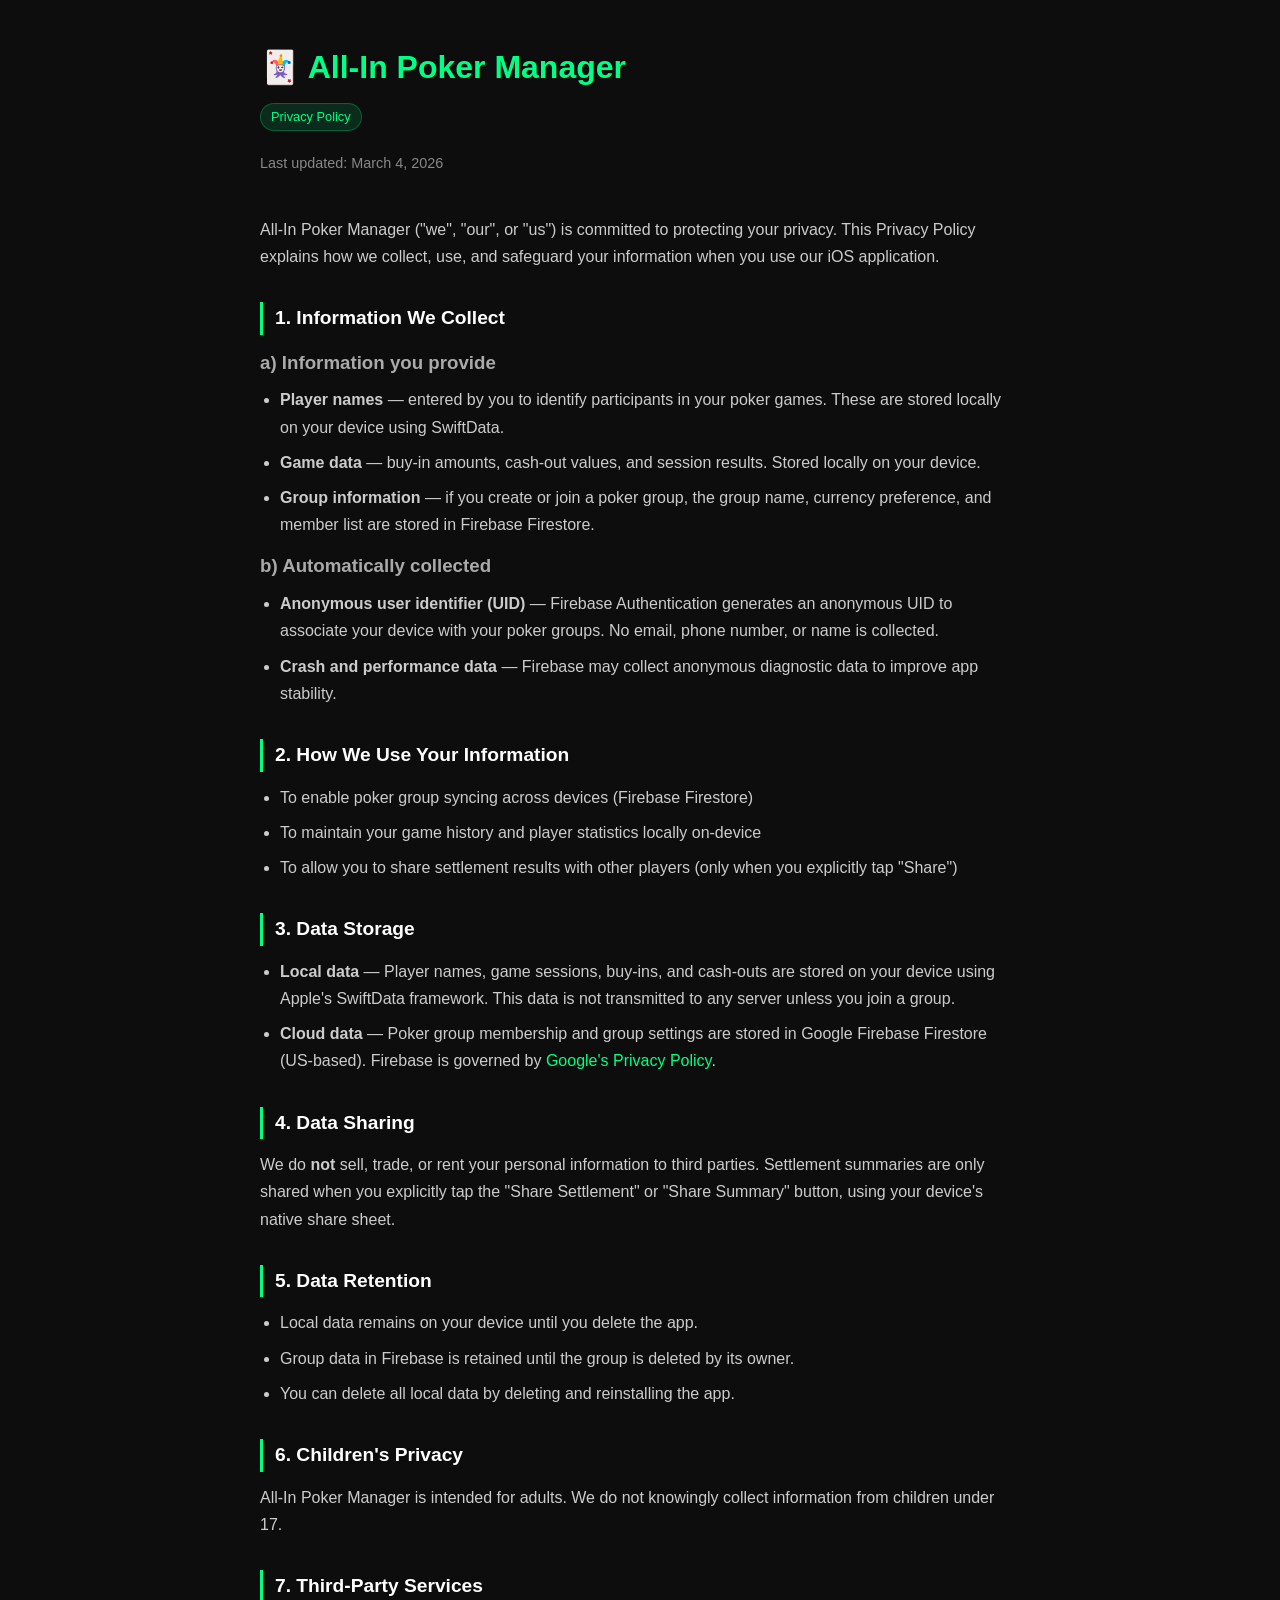
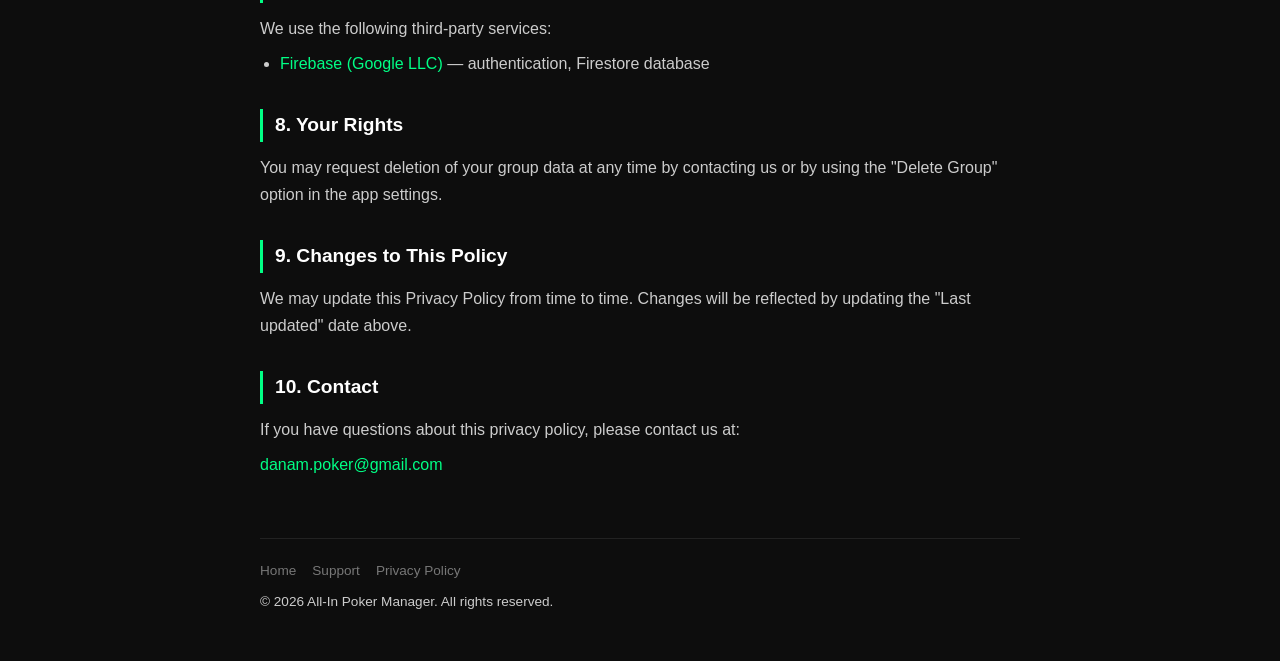
<file: index.html>
<!DOCTYPE html>
<html lang="en">
<head>
    <meta charset="UTF-8">
    <meta name="viewport" content="width=device-width, initial-scale=1.0">
    <title>Privacy Policy — All-In Poker Manager</title>
    <style>
        * { box-sizing: border-box; margin: 0; padding: 0; }
        body {
            font-family: -apple-system, BlinkMacSystemFont, 'Segoe UI', Roboto, sans-serif;
            background: #0d0d0d;
            color: #e0e0e0;
            line-height: 1.7;
            padding: 40px 20px;
        }
        .container { max-width: 760px; margin: 0 auto; }
        h1 { color: #00ff85; font-size: 2rem; margin-bottom: 8px; }
        .subtitle { color: #888; font-size: 0.9rem; margin-bottom: 40px; }
        h2 { color: #ffffff; font-size: 1.2rem; margin: 32px 0 12px; border-left: 3px solid #00ff85; padding-left: 12px; }
        p, li { color: #ccc; margin-bottom: 8px; }
        ul { margin-left: 20px; }
        a { color: #00ff85; text-decoration: none; }
        .footer { margin-top: 60px; padding-top: 20px; border-top: 1px solid #222; color: #555; font-size: 0.85rem; }
        .badge { display: inline-block; background: #00ff8520; border: 1px solid #00ff8540; color: #00ff85; padding: 2px 10px; border-radius: 20px; font-size: 0.8rem; margin-bottom: 20px; }
    </style>
</head>
<body>
    <div class="container">
        <h1>🃏 All-In Poker Manager</h1>
        <div class="badge">Privacy Policy</div>
        <p class="subtitle">Last updated: March 4, 2026</p>

        <p>All-In Poker Manager ("we", "our", or "us") is committed to protecting your privacy. This Privacy Policy explains how we collect, use, and safeguard your information when you use our iOS application.</p>

        <h2>1. Information We Collect</h2>
        <h3 style="color:#aaa; margin: 12px 0 8px;">a) Information you provide</h3>
        <ul>
            <li><strong>Player names</strong> — entered by you to identify participants in your poker games. These are stored locally on your device using SwiftData.</li>
            <li><strong>Game data</strong> — buy-in amounts, cash-out values, and session results. Stored locally on your device.</li>
            <li><strong>Group information</strong> — if you create or join a poker group, the group name, currency preference, and member list are stored in Firebase Firestore.</li>
        </ul>

        <h3 style="color:#aaa; margin: 12px 0 8px;">b) Automatically collected</h3>
        <ul>
            <li><strong>Anonymous user identifier (UID)</strong> — Firebase Authentication generates an anonymous UID to associate your device with your poker groups. No email, phone number, or name is collected.</li>
            <li><strong>Crash and performance data</strong> — Firebase may collect anonymous diagnostic data to improve app stability.</li>
        </ul>

        <h2>2. How We Use Your Information</h2>
        <ul>
            <li>To enable poker group syncing across devices (Firebase Firestore)</li>
            <li>To maintain your game history and player statistics locally on-device</li>
            <li>To allow you to share settlement results with other players (only when you explicitly tap "Share")</li>
        </ul>

        <h2>3. Data Storage</h2>
        <ul>
            <li><strong>Local data</strong> — Player names, game sessions, buy-ins, and cash-outs are stored on your device using Apple's SwiftData framework. This data is not transmitted to any server unless you join a group.</li>
            <li><strong>Cloud data</strong> — Poker group membership and group settings are stored in Google Firebase Firestore (US-based). Firebase is governed by <a href="https://policies.google.com/privacy" target="_blank">Google's Privacy Policy</a>.</li>
        </ul>

        <h2>4. Data Sharing</h2>
        <p>We do <strong>not</strong> sell, trade, or rent your personal information to third parties. Settlement summaries are only shared when you explicitly tap the "Share Settlement" or "Share Summary" button, using your device's native share sheet.</p>

        <h2>5. Data Retention</h2>
        <ul>
            <li>Local data remains on your device until you delete the app.</li>
            <li>Group data in Firebase is retained until the group is deleted by its owner.</li>
            <li>You can delete all local data by deleting and reinstalling the app.</li>
        </ul>

        <h2>6. Children's Privacy</h2>
        <p>All-In Poker Manager is intended for adults. We do not knowingly collect information from children under 17.</p>

        <h2>7. Third-Party Services</h2>
        <p>We use the following third-party services:</p>
        <ul>
            <li><a href="https://firebase.google.com/support/privacy" target="_blank">Firebase (Google LLC)</a> — authentication, Firestore database</li>
        </ul>

        <h2>8. Your Rights</h2>
        <p>You may request deletion of your group data at any time by contacting us or by using the "Delete Group" option in the app settings.</p>

        <h2>9. Changes to This Policy</h2>
        <p>We may update this Privacy Policy from time to time. Changes will be reflected by updating the "Last updated" date above.</p>

        <h2>10. Contact</h2>
        <p>If you have questions about this privacy policy, please contact us at:</p>
        <p><a href="mailto:danam.poker@gmail.com">danam.poker@gmail.com</a></p>

        <div class="footer">
            <p><a href="poker/" style="color:#777; margin-right:16px;">Home</a><a href="support/" style="color:#777; margin-right:16px;">Support</a><a href="./" style="color:#777;">Privacy Policy</a></p>
            <p>© 2026 All-In Poker Manager. All rights reserved.</p>
        </div>
    </div>
</body>
</html>
</file>
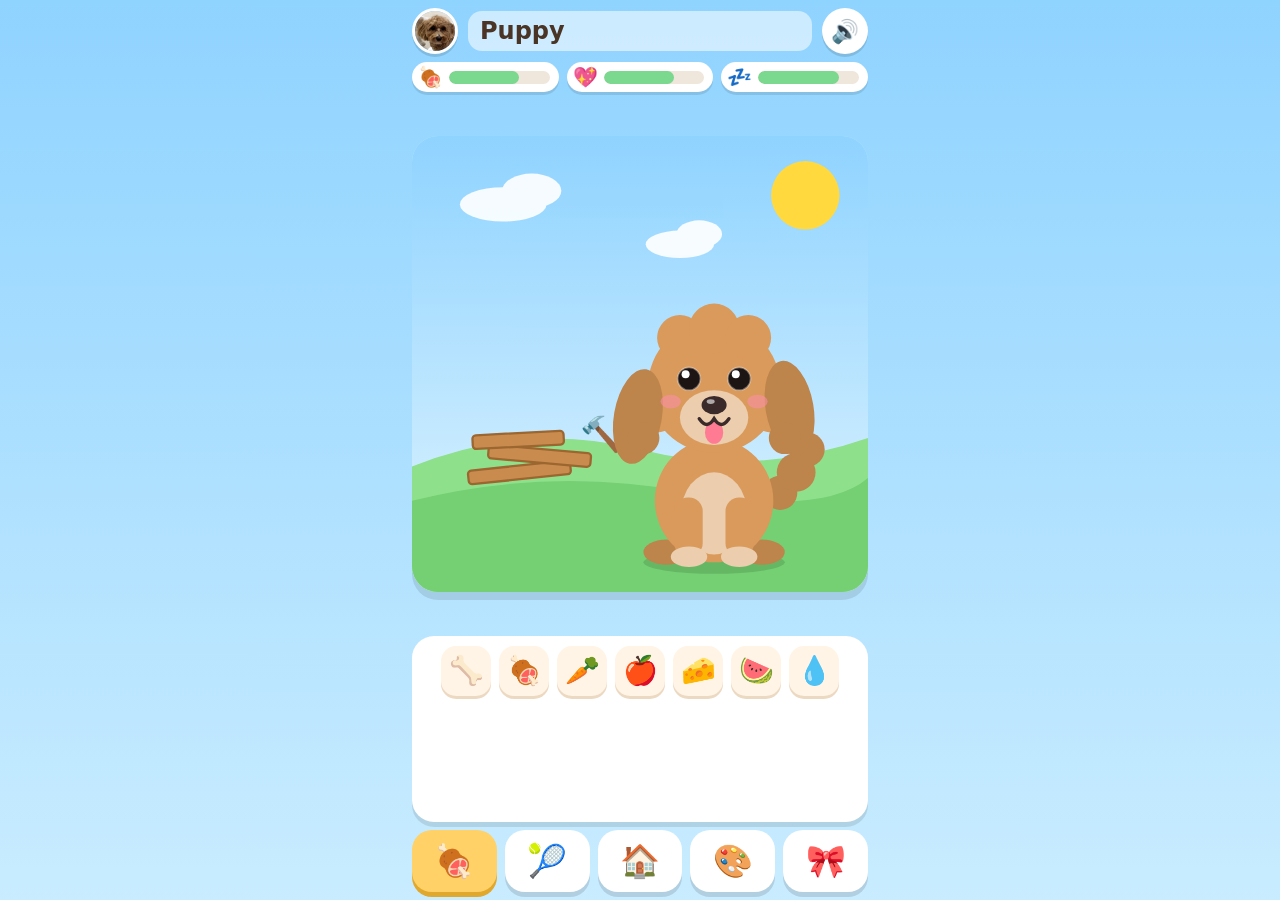
<file: dog/index.html>
<!doctype html>
<html lang="en">
<head>
<meta charset="utf-8">
<meta name="viewport" content="width=device-width, initial-scale=1, viewport-fit=cover, user-scalable=no">
<title>My Puppy</title>
<meta name="description" content="A little virtual puppy to feed, play with, dress up and build a house for.">
<meta name="theme-color" content="#8fd3ff">
<meta name="apple-mobile-web-app-capable" content="yes">
<meta name="mobile-web-app-capable" content="yes">
<meta name="apple-mobile-web-app-title" content="My Puppy">
<link rel="manifest" href="manifest.json">
<link rel="apple-touch-icon" href="icon-192.png">
<link rel="icon" href="icon-192.png">
<style>
*{box-sizing:border-box;-webkit-tap-highlight-color:transparent;user-select:none;-webkit-user-select:none}
html,body{margin:0;height:100%;overflow:hidden;overscroll-behavior:none}
body{font-family:ui-rounded,'Arial Rounded MT Bold','Nunito','Segoe UI',system-ui,sans-serif;
  background:#8fd3ff linear-gradient(#8fd3ff,#c9ecff);color:#4a3426;touch-action:manipulation}
button{font:inherit;color:inherit;border:none;cursor:pointer;padding:0}
#app{height:100vh;height:100dvh;max-width:480px;margin:0 auto;display:flex;flex-direction:column;
  padding:max(8px,env(safe-area-inset-top)) 12px max(8px,env(safe-area-inset-bottom));gap:8px}

/* header */
.head{display:flex;align-items:center;gap:10px}
.photo{width:46px;height:46px;border-radius:50%;border:3px solid #fff;object-fit:cover;box-shadow:0 3px 0 rgba(0,0,0,.12);flex:none}
#name{flex:1;min-width:0;font:inherit;font-weight:800;font-size:1.5rem;color:#4a3426;background:rgba(255,255,255,.55);
  border:none;border-radius:14px;padding:6px 12px;outline:none;user-select:text;-webkit-user-select:text}
#name:focus{background:#fff}
.round{width:46px;height:46px;border-radius:50%;background:#fff;font-size:1.4rem;box-shadow:0 3px 0 rgba(0,0,0,.12);flex:none}
.round:active{transform:translateY(2px);box-shadow:none}

/* stats */
.stats{display:flex;gap:8px}
.stat{flex:1;display:flex;align-items:center;gap:6px;background:#fff;border-radius:999px;padding:5px 9px 5px 6px;box-shadow:0 3px 0 rgba(0,0,0,.1)}
.stat span{font-size:1.25rem;line-height:1}
.bar{flex:1;height:13px;border-radius:99px;background:#efe6dc;overflow:hidden}
.bar i{display:block;height:100%;border-radius:99px;transition:width .5s,background .5s}

/* scene */
.stage{flex:1;min-height:0;display:flex;align-items:center;justify-content:center}
.stage{container-type:size}
#scene{position:relative;width:min(100cqw,100cqh);height:min(100cqw,100cqh);border-radius:26px;overflow:hidden;
  box-shadow:0 8px 0 rgba(0,0,0,.1);background:#bfe8ff}
#scene svg{display:block;width:100%;height:100%}
.fx{position:absolute;pointer-events:none;font-size:calc(var(--s,1)*1.9rem);line-height:1;transform:translate(-50%,-50%);z-index:3}
.fx.up{animation:up 1.2s ease-out forwards}
@keyframes up{0%{opacity:0;transform:translate(-50%,-50%) scale(.4)}20%{opacity:1}
  100%{opacity:0;transform:translate(calc(-50% + var(--dx,0px)),calc(-50% - 90px)) scale(1.2)}}
.fx.fly{transition:left .55s cubic-bezier(.3,.6,.4,1),top .55s cubic-bezier(.4,-.6,.7,1),transform .55s}
.fx.ball{animation:ball 1.8s linear forwards}
@keyframes ball{0%{left:-5%;top:40%}15%{top:84%}30%{top:45%}45%{top:84%}60%{top:55%}75%{top:84%}100%{left:105%;top:70%}}

/* dog animation */
#dogInner,#dogInner *{transform-box:fill-box}
#dogInner{transform-origin:50% 100%}
.tail{transform-origin:10% 90%;animation:wag .5s ease-in-out infinite alternate}
.sad .tail{animation-duration:1.6s}
.happy .tail{animation-duration:.22s}
@keyframes wag{from{transform:rotate(-12deg)}to{transform:rotate(16deg)}}
.eyes{transform-origin:50% 50%;animation:blink 4s infinite}
@keyframes blink{0%,94%,100%{transform:scaleY(1)}97%{transform:scaleY(.1)}}
.headg{transform-origin:50% 90%;animation:tilt 5s ease-in-out infinite}
@keyframes tilt{0%,60%,100%{transform:rotate(0)}70%,85%{transform:rotate(-5deg)}}
.jump{animation:jump .45s ease-out 3}
@keyframes jump{0%,100%{transform:translateY(0) scale(1,1)}15%{transform:scale(1.08,.9)}50%{transform:translateY(-55px) scale(.95,1.06)}}
.chomp{animation:chomp .22s ease-in-out 4}
@keyframes chomp{0%,100%{transform:scale(1,1)}50%{transform:scale(1.05,.93)}}
.no{animation:no .25s ease-in-out 3}
@keyframes no{0%,100%{transform:rotate(0)}25%{transform:rotate(-6deg)}75%{transform:rotate(6deg)}}
.spin{animation:spin 1.2s ease-in-out}
@keyframes spin{0%{transform:scaleX(1)}25%{transform:scaleX(-1) translateY(-20px)}50%{transform:scaleX(1)}75%{transform:scaleX(-1) translateY(-20px)}100%{transform:scaleX(1)}}
.squish{animation:squish .35s ease-out}
@keyframes squish{0%,100%{transform:scale(1,1)}40%{transform:scale(1.07,.9)}}
#house{transform-box:fill-box;transform-origin:50% 100%}
.bang{animation:squish .3s ease-out}
#bubble{transition:opacity .3s}
.bob{animation:bob 1.6s ease-in-out infinite}
@keyframes bob{0%,100%{transform:translateY(0)}50%{transform:translateY(-6px)}}

/* tray + toolbar */
#tray{height:186px;flex:none;background:#fff;border-radius:22px;padding:10px;overflow-y:auto;box-shadow:0 5px 0 rgba(0,0,0,.1);
  display:flex;flex-wrap:wrap;gap:8px;align-content:flex-start;justify-content:center}
.it{width:50px;height:50px;border-radius:15px;background:#fff4e6;font-size:1.75rem;line-height:1;display:grid;place-items:center;
  box-shadow:0 3px 0 #ecd9c2;flex:none}
.it:active{transform:translateY(3px);box-shadow:none}
.it.on{background:#ffe08a;box-shadow:0 3px 0 #e8b93b,0 0 0 3px #ffb703 inset}
.it svg{width:40px;height:40px}
.sw{border:3px solid #fff;box-shadow:0 0 0 2px #e6d5c3,0 3px 0 #e6d5c3;border-radius:50%}
.sw.on{box-shadow:0 0 0 4px #ffb703,0 3px 0 #e6d5c3}
.sep{flex-basis:100%;height:0}
.big{height:50px;padding:0 18px;border-radius:15px;font-size:1.6rem;font-weight:800;background:#7bd88f;color:#fff;box-shadow:0 4px 0 #4fae64;
  display:flex;align-items:center;gap:8px}
.big:active{transform:translateY(3px);box-shadow:none}
.big.wide{width:100%;height:64px;justify-content:center;font-size:2rem;background:#ffb703;box-shadow:0 5px 0 #d99400}
.dots{display:flex;gap:6px;width:100%;justify-content:center;margin-top:4px}
.dots i{width:18px;height:18px;border-radius:50%;background:#efe6dc}
.dots i.f{background:#7bd88f}
.tabs{display:flex;gap:8px;flex:none}
.tab{flex:1;height:62px;border-radius:20px;background:#fff;font-size:2rem;line-height:1;box-shadow:0 5px 0 rgba(0,0,0,.12)}
.tab:active{transform:translateY(3px);box-shadow:0 2px 0 rgba(0,0,0,.12)}
.tab.on{background:#ffd166;box-shadow:0 5px 0 #e0a92e}
</style>
</head>
<body>
<div id="app">
  <div class="head">
    <img class="photo" src="photo.jpg" alt="">
    <input id="name" maxlength="12" autocomplete="off" spellcheck="false" aria-label="Puppy name">
    <button class="round" id="mute" aria-label="Sound">🔊</button>
  </div>
  <div class="stats">
    <div class="stat"><span>🍖</span><div class="bar"><i id="b-food"></i></div></div>
    <div class="stat"><span>💖</span><div class="bar"><i id="b-fun"></i></div></div>
    <div class="stat"><span>💤</span><div class="bar"><i id="b-sleep"></i></div></div>
  </div>
  <div class="stage">
    <div id="scene">
      <svg viewBox="0 0 400 400" preserveAspectRatio="xMidYMid slice">
        <defs>
          <linearGradient id="sky" x1="0" y1="0" x2="0" y2="1"><stop offset="0" stop-color="#8fd3ff"/><stop offset="1" stop-color="#dff4ff"/></linearGradient>
          <linearGradient id="rb" x1="0" y1="0" x2="1" y2="1">
            <stop offset="0" stop-color="#ff8fab"/><stop offset=".25" stop-color="#ffd166"/><stop offset=".5" stop-color="#8ee6a0"/>
            <stop offset=".75" stop-color="#8fd3ff"/><stop offset="1" stop-color="#c8a2ff"/></linearGradient>
        </defs>
        <rect width="400" height="400" fill="url(#sky)"/>
        <circle cx="345" cy="52" r="30" fill="#ffd93d"/>
        <g fill="#fff" opacity=".9"><ellipse cx="80" cy="60" rx="38" ry="15"/><ellipse cx="105" cy="48" rx="26" ry="15"/>
          <ellipse cx="235" cy="95" rx="30" ry="12"/><ellipse cx="252" cy="86" rx="20" ry="12"/></g>
        <path d="M0 290 Q100 250 200 275 T400 265 V400 H0Z" fill="#8ee08a"/>
        <path d="M0 320 Q120 290 240 312 T400 300 V400 H0Z" fill="#74d072"/>
        <g id="house" transform="translate(105,302)"></g>
        <ellipse id="shadow" cx="265" cy="374" rx="62" ry="10" fill="#000" opacity=".12"/>
        <g id="dog" transform="translate(265,235)"><g id="dogInner"><g id="dogArt"></g></g></g>
        <g id="night" opacity="0" style="transition:opacity .8s;pointer-events:none">
          <rect width="400" height="400" fill="#1b1b52" opacity=".55"/>
          <circle cx="345" cy="52" r="30" fill="#fff6c9"/><circle cx="333" cy="45" r="26" fill="#3d3d78"/>
          <g fill="#fff"><circle cx="60" cy="40" r="2.5"/><circle cx="150" cy="80" r="2"/><circle cx="220" cy="30" r="2.5"/><circle cx="280" cy="110" r="2"/><circle cx="30" cy="130" r="2"/></g>
        </g>
        <g id="bubble" opacity="0" style="pointer-events:none"><g class="bob" style="transform-box:fill-box">
          <ellipse cx="335" cy="130" rx="38" ry="32" fill="#fff"/><circle cx="312" cy="170" r="8" fill="#fff"/><circle cx="302" cy="186" r="5" fill="#fff"/>
          <text id="want" x="335" y="144" text-anchor="middle" font-size="38"></text></g></g>
      </svg>
    </div>
  </div>
  <div id="tray"></div>
  <div class="tabs">
    <button class="tab" data-t="feed" aria-label="Feed">🍖</button>
    <button class="tab" data-t="play" aria-label="Play">🎾</button>
    <button class="tab" data-t="house" aria-label="Dog house">🏠</button>
    <button class="tab" data-t="color" aria-label="Colors">🎨</button>
    <button class="tab" data-t="dress" aria-label="Dress up">🎀</button>
  </div>
</div>
<script>
(function(){
'use strict';
var $=function(s){return document.querySelector(s)};
var KEY='my-puppy-v1';
var DEF={name:'Puppy',fur:'#d99a5b',pattern:'none',head:'',eyes:'',neck:'',mute:false,
  house:{stage:0,wall:'#f6c177',roof:'#e5484d',decor:[]},stats:{food:70,fun:70,sleep:80},t:Date.now()};
var S=JSON.parse(JSON.stringify(DEF));
try{var sv=JSON.parse(localStorage.getItem(KEY)||'null');
  if(sv){for(var k in sv)if(k!=='house'&&k!=='stats')S[k]=sv[k];
    Object.assign(S.house,sv.house||{});Object.assign(S.stats,sv.stats||{});}}catch(e){}
function save(){S.t=Date.now();try{localStorage.setItem(KEY,JSON.stringify(S))}catch(e){}}

// time away: puppy gets a bit hungry, never miserable
(function(){var mins=Math.max(0,(Date.now()-S.t)/60000);
  ['food','fun','sleep'].forEach(function(k){S.stats[k]=Math.max(Math.min(S.stats[k],30),S.stats[k]-mins*.5)})})();

var tab='feed',sleeping=false,busy=false;
var scene=$('#scene'),dogG=$('#dog'),inner=$('#dogInner'),art=$('#dogArt'),houseG=$('#house');

/* ---------- sound ---------- */
var ac=null;
function tone(f,d,type,vol,to,delay){if(S.mute)return;try{
  ac=ac||new (window.AudioContext||window.webkitAudioContext)();if(ac.state==='suspended')ac.resume();
  var t=ac.currentTime+(delay||0),o=ac.createOscillator(),g=ac.createGain();
  o.type=type||'sine';o.frequency.setValueAtTime(f,t);if(to)o.frequency.exponentialRampToValueAtTime(to,t+d);
  g.gain.setValueAtTime(vol||.15,t);g.gain.exponentialRampToValueAtTime(.001,t+d);
  o.connect(g);g.connect(ac.destination);o.start(t);o.stop(t+d+.02);}catch(e){}}
var snd={
  pop:function(){tone(520,.09,'sine',.15,880)},
  woof:function(){tone(420,.11,'sawtooth',.12,210);tone(380,.13,'sawtooth',.12,180,.16)},
  chomp:function(){for(var i=0;i<4;i++)tone(180,.06,'square',.08,90,i*.2)},
  no:function(){tone(300,.15,'triangle',.14,200);tone(240,.2,'triangle',.14,160,.18)},
  bang:function(){tone(140,.1,'square',.16,60);tone(900,.04,'square',.05,400)},
  tada:function(){[523,659,784,1047].forEach(function(f,i){tone(f,.22,'triangle',.14,0,i*.11)})},
  boing:function(){tone(260,.18,'sine',.14,620)},
  sleep:function(){tone(520,.5,'sine',.1,260)},
  bubble:function(){for(var i=0;i<5;i++)tone(600+Math.random()*700,.08,'sine',.08,1500,i*.09)}
};

/* ---------- colours ---------- */
function mix(a,b,t){var p=function(h){return [1,3,5].map(function(i){return parseInt(h.substr(i,2),16)})},x=p(a),y=p(b);
  return '#'+x.map(function(v,i){return ('0'+Math.round(v+(y[i]-v)*t).toString(16)).slice(-2)}).join('')}
function coat(){if(S.fur==='rainbow')return{m:'url(#rb)',d:'#c58cf5',l:'#fff6d6'};
  return{m:S.fur,d:mix(S.fur,'#5a3418',.22),l:mix(S.fur,'#ffffff',.5)}}

/* ---------- accessories ---------- */
var ACC={
 head:{
  party:'<polygon points="-24,-66 0,-128 24,-66" fill="#ff5fa2"/><polygon points="-14,-92 14,-92 19,-79 -19,-79" fill="#ffd93d"/><circle cx="0" cy="-130" r="9" fill="#4cc9f0"/>',
  crown:'<path d="M-30 -62 L-35 -102 L-17 -84 L0 -110 L17 -84 L35 -102 L30 -62Z" fill="#ffd23f" stroke="#e0a800" stroke-width="3" stroke-linejoin="round"/><circle cx="0" cy="-76" r="5" fill="#e5484d"/><circle cx="-18" cy="-73" r="4" fill="#3a86ff"/><circle cx="18" cy="-73" r="4" fill="#2ec4b6"/>',
  cap:'<path d="M-42 -60 A42 42 0 0 1 42 -60Z" fill="#3a86ff"/><path d="M28 -66 Q72 -70 82 -48 Q50 -58 26 -56Z" fill="#1d5fd1"/><circle cx="0" cy="-102" r="5" fill="#1d5fd1"/>',
  tophat:'<rect x="-38" y="-76" width="76" height="11" rx="5" fill="#2b2b33"/><rect x="-25" y="-124" width="50" height="52" rx="5" fill="#2b2b33"/><rect x="-25" y="-90" width="50" height="10" fill="#e5484d"/>',
  flower:'<g transform="translate(-36,-62)"><g fill="#ff8fab"><circle cx="0" cy="-12" r="9"/><circle cx="11" cy="-4" r="9"/><circle cx="7" cy="10" r="9"/><circle cx="-7" cy="10" r="9"/><circle cx="-11" cy="-4" r="9"/></g><circle r="7" fill="#ffd93d"/></g>',
  bow:'<path d="M0 -74 L-28 -92 L-28 -56Z M0 -74 L28 -92 L28 -56Z" fill="#ff5fa2"/><circle cx="0" cy="-74" r="8" fill="#e63d85"/>'},
 eyes:{
  glasses:'<g fill="rgba(255,255,255,.3)" stroke="#333" stroke-width="4"><circle cx="-22" cy="-22" r="15"/><circle cx="22" cy="-22" r="15"/></g><path d="M-7 -22 H7" stroke="#333" stroke-width="4"/>',
  sun:'<rect x="-41" y="-35" width="35" height="25" rx="11" fill="#222"/><rect x="6" y="-35" width="35" height="25" rx="11" fill="#222"/><path d="M-8 -26 H8" stroke="#222" stroke-width="5"/><path d="M-34 -29 l8 0 M13 -29 l8 0" stroke="#fff" stroke-width="3" stroke-linecap="round" opacity=".6"/>',
  hearts:'<g fill="#ff5fa2" stroke="#e63d85" stroke-width="2"><path transform="translate(-22,-16) scale(1.25)" d="M0 6 C-18 -8 -8 -20 0 -10 C8 -20 18 -8 0 6Z"/><path transform="translate(22,-16) scale(1.25)" d="M0 6 C-18 -8 -8 -20 0 -10 C8 -20 18 -8 0 6Z"/></g><path d="M-6 -24 H6" stroke="#e63d85" stroke-width="4"/>'},
 neck:{
  collar:'<path d="M-38 36 Q0 66 38 36" fill="none" stroke="#e5484d" stroke-width="10" stroke-linecap="round"/><circle cx="0" cy="60" r="8" fill="#ffd23f" stroke="#e0a800" stroke-width="2"/>',
  bandana:'<path d="M-42 34 Q0 52 42 34 L0 88Z" fill="#3a86ff"/><g fill="#fff"><circle cx="-12" cy="56" r="3"/><circle cx="10" cy="54" r="3"/><circle cx="0" cy="70" r="3"/></g>',
  bowtie:'<path d="M0 56 L-26 42 L-26 70Z M0 56 L26 42 L26 70Z" fill="#9b5de5"/><circle cx="0" cy="56" r="7" fill="#7b3fd1"/>',
  scarf:'<path d="M-38 38 Q0 64 38 38" fill="none" stroke="#2ec4b6" stroke-width="14" stroke-linecap="round"/><rect x="14" y="48" width="14" height="38" rx="4" fill="#2ec4b6"/><path d="M14 78 h14" stroke="#fff" stroke-width="3"/>',
  medal:'<path d="M-30 38 L0 68 L30 38" fill="none" stroke="#e5484d" stroke-width="6"/><circle cx="0" cy="72" r="13" fill="#ffd23f" stroke="#e0a800" stroke-width="3"/><text x="0" y="78" text-anchor="middle" font-size="15">⭐</text>'}
};
var VB={head:'-50 -138 100 100',eyes:'-46 -48 92 52',neck:'-48 26 96 66'};

/* ---------- dog ---------- */
function mood(){var s=S.stats,lo=Math.min(s.food,s.fun,s.sleep);
  return lo<25?'sad':(s.food+s.fun+s.sleep)/3>65?'happy':'ok'}
function drawDog(){
  var c=coat(),m=sleeping?'sleep':mood(),pat=S.pattern,h='';
  var W='#fffaf2';
  h+='<g class="tail"><g fill="'+c.d+'"><circle cx="58" cy="78" r="15"/><circle cx="72" cy="60" r="17"/><circle cx="82" cy="40" r="15"/></g></g>';
  h+='<ellipse cx="-42" cy="130" rx="20" ry="11" fill="'+c.d+'"/><ellipse cx="42" cy="130" rx="20" ry="11" fill="'+c.d+'"/>';
  h+='<ellipse cx="0" cy="85" rx="52" ry="54" fill="'+c.m+'"/>';
  if(pat==='patch')h+='<path d="M-50 70 Q-30 50 -20 75 Q-25 105 -48 100Z" fill="'+W+'"/>';
  if(pat==='spots')h+='<g fill="'+c.d+'"><circle cx="-34" cy="70" r="8"/><circle cx="36" cy="92" r="9"/><circle cx="-40" cy="100" r="6"/><circle cx="40" cy="62" r="5"/></g>';
  h+='<ellipse cx="0" cy="96" rx="29" ry="36" fill="'+c.l+'"/>';
  h+='<rect x="-35" y="82" width="25" height="52" rx="12" fill="'+c.m+'"/><rect x="10" y="82" width="25" height="52" rx="12" fill="'+c.m+'"/>';
  var paw=pat==='socks'?W:c.l;
  if(pat==='socks')h+='<rect x="-35" y="108" width="25" height="26" rx="12" fill="'+W+'"/><rect x="10" y="108" width="25" height="26" rx="12" fill="'+W+'"/>';
  h+='<ellipse cx="-22" cy="134" rx="16" ry="9" fill="'+paw+'"/><ellipse cx="22" cy="134" rx="16" ry="9" fill="'+paw+'"/>';
  h+=ACC.neck[S.neck]||'';
  h+='<g class="headg">';
  h+='<g fill="'+c.m+'"><circle cx="0" cy="-15" r="58"/><circle cx="-30" cy="-58" r="20"/><circle cx="0" cy="-66" r="22"/><circle cx="30" cy="-58" r="20"/><circle cx="-50" cy="8" r="17"/><circle cx="50" cy="8" r="17"/></g>';
  if(pat==='patch')h+='<circle cx="24" cy="-24" r="22" fill="'+W+'"/>';
  if(pat==='spots')h+='<g fill="'+c.d+'"><circle cx="-34" cy="-44" r="7"/><circle cx="40" cy="-8" r="6"/></g>';
  h+='<g fill="'+c.d+'"><ellipse cx="-58" cy="-2" rx="21" ry="42" transform="rotate(10 -58 -2)"/><ellipse cx="58" cy="-2" rx="21" ry="42" transform="rotate(-10 58 -2)"/><circle cx="-62" cy="30" r="14"/><circle cx="62" cy="30" r="14"/></g>';
  h+='<ellipse cx="0" cy="12" rx="30" ry="24" fill="'+c.l+'"/>';
  if(m==='happy')h+='<ellipse cx="0" cy="25" rx="8" ry="10" fill="#ff7a93"/>';
  h+='<path d="'+(m==='sad'?'M-11 24 Q0 14 11 24':'M-13 13 Q-6 23 0 13 Q6 23 13 13')+'" fill="none" stroke="#3a2a2a" stroke-width="3" stroke-linecap="round"/>';
  h+='<ellipse cx="0" cy="1" rx="11" ry="8" fill="#3a2a2a"/><ellipse cx="-3" cy="-2" rx="3.5" ry="2" fill="#fff" opacity=".6"/>';
  if(m==='sleep')h+='<path d="M-31 -21 Q-22 -13 -13 -21 M13 -21 Q22 -13 31 -21" fill="none" stroke="#2a1a1a" stroke-width="4" stroke-linecap="round"/>';
  else{h+='<g class="eyes"><circle cx="-22" cy="-22" r="10" fill="#1d1414" stroke="rgba(255,255,255,.35)" stroke-width="1.5"/><circle cx="22" cy="-22" r="10" fill="#1d1414" stroke="rgba(255,255,255,.35)" stroke-width="1.5"/>'+
    '<circle cx="-25" cy="-26" r="3.5" fill="#fff"/><circle cx="19" cy="-26" r="3.5" fill="#fff"/></g>';
    if(m==='sad')h+='<path d="M-36 -38 L-14 -42 M36 -38 L14 -42" stroke="#3a2a2a" stroke-width="4" stroke-linecap="round" opacity=".7"/>';
    if(m==='happy')h+='<g fill="#ff8fab" opacity=".55"><ellipse cx="-38" cy="-2" rx="9" ry="6"/><ellipse cx="38" cy="-2" rx="9" ry="6"/></g>';}
  h+=(ACC.eyes[S.eyes]||'')+(ACC.head[S.head]||'')+'</g>';
  art.innerHTML=h;inner.setAttribute('class',(inner.getAttribute('class')||'').replace(/\b(sad|happy|ok|sleep)\b/g,'').trim()+' '+m);
  dogG.setAttribute('transform',sleeping?'translate(105,243) scale(.42)':'translate(265,235)');
  $('#shadow').style.display=sleeping?'none':'';
  $('#night').setAttribute('opacity',sleeping?1:0);
}

/* ---------- house ---------- */
var DECOR={flag:'🚩',flowers:'🌷',heart:'❤️',lights:'💡',balloon:'🎈'};
function drawHouse(){
  var H=S.house,s=H.stage,h='',has=function(d){return s>=4&&H.decor.indexOf(d)>=0};
  if(s===0)h+='<g fill="#c98b4e" stroke="#9c6630" stroke-width="2"><rect x="-55" y="-14" width="90" height="12" rx="3" transform="rotate(-6)"/><rect x="-40" y="-28" width="90" height="12" rx="3" transform="rotate(5)"/><rect x="-50" y="-42" width="80" height="12" rx="3" transform="rotate(-3)"/></g><text x="42" y="-30" font-size="30">🔨</text>';
  if(has('balloon'))h+='<path d="M72 -60 Q84 -90 78 -120" stroke="#888" fill="none" stroke-width="1.5"/><text x="62" y="-118" font-size="34">🎈</text>';
  if(s>=1)h+='<rect x="-78" y="-10" width="156" height="12" rx="4" fill="#b97a3e"/>';
  if(s>=2)h+='<rect x="-66" y="-98" width="132" height="90" rx="4" fill="'+H.wall+'" stroke="rgba(0,0,0,.12)" stroke-width="3"/>'+
    '<path d="M-32 -8 v-46 a32 32 0 0 1 64 0 v46z" fill="#5b3a23"/>';
  if(s===2)h+='<path d="M-66 -98 v-20 M66 -98 v-20" stroke="#b97a3e" stroke-width="8" stroke-linecap="round"/>';
  if(s>=3)h+='<path d="M-90 -92 L0 -162 L90 -92Z" fill="'+H.roof+'" stroke="rgba(0,0,0,.15)" stroke-width="3" stroke-linejoin="round"/>';
  if(s>=4)h+='<rect x="-24" y="-112" width="48" height="16" rx="8" fill="#fff" opacity=".9"/><text x="0" y="-99" text-anchor="middle" font-size="14">🦴</text>';
  if(has('heart'))h+='<text x="-58" y="-70" font-size="20">❤️</text><text x="36" y="-70" font-size="20">❤️</text>';
  if(has('flag'))h+='<path d="M0 -160 v-40" stroke="#8a5a3b" stroke-width="4" stroke-linecap="round"/><path d="M2 -200 l30 10 l-30 10z" fill="#ff5fa2"/>';
  if(has('lights')){var cs=['#ff5fa2','#ffd93d','#4cc9f0','#7bd88f'];for(var i=0;i<4;i++){var t=(i+.5)/4;
    h+='<circle cx="'+(-90+90*t)+'" cy="'+(-88-70*t)+'" r="6" fill="'+cs[i]+'"/><circle cx="'+(90-90*t)+'" cy="'+(-88-70*t)+'" r="6" fill="'+cs[3-i]+'"/>';}}
  if(has('flowers'))h+='<text x="-98" y="4" font-size="26">🌷</text><text x="68" y="4" font-size="26">🌻</text>';
  houseG.innerHTML=h;
}

/* ---------- effects ---------- */
function fx(e,x,y,cls,s){var d=document.createElement('div');d.className='fx '+(cls||'up');d.textContent=e;
  d.style.left=x+'%';d.style.top=y+'%';d.style.setProperty('--s',s||1);d.style.setProperty('--dx',(Math.random()*80-40)+'px');
  scene.appendChild(d);setTimeout(function(){d.remove()},2000);return d}
function burst(e,x,y,n){for(var i=0;i<n;i++)(function(i){setTimeout(function(){fx(e,x+Math.random()*24-12,y+Math.random()*16-8)},i*110)})(i)}
function anim(c,ms){inner.classList.remove('jump','chomp','no','spin','squish');void inner.getBBox();inner.classList.add(c);
  setTimeout(function(){inner.classList.remove(c)},ms)}
function add(k,v){S.stats[k]=Math.max(0,Math.min(100,S.stats[k]+v))}

/* ---------- stats ---------- */
function drawStats(){['food','fun','sleep'].forEach(function(k){var v=S.stats[k],b=$('#b-'+k);
  b.style.width=Math.max(6,v)+'%';b.style.background=v<25?'#ff6b6b':v<55?'#ffb703':'#7bd88f'});
  var s=S.stats,w='';
  if(!sleeping){if(s.food<35&&s.food<=s.fun&&s.food<=s.sleep)w='🍖';else if(s.sleep<35&&s.sleep<=s.fun)w=S.house.stage>=4?'💤':'🏠';else if(s.fun<35)w='🎾';}
  $('#want').textContent=w;$('#bubble').setAttribute('opacity',w?1:0);}
var lastMood='';
function refresh(){var m=sleeping?'sleep':mood();if(m!==lastMood){lastMood=m;drawDog()}drawStats()}

/* ---------- actions ---------- */
function wake(){if(!sleeping)return;sleeping=false;lastMood='';drawDog();refresh();snd.woof();anim('jump',1400);if(tab==='house')drawTray()}
function feed(e,v){wake();if(busy)return;
  if(S.stats.food>=98){snd.no();anim('no',800);fx('😋',66,40);return}
  busy=true;snd.pop();var d=fx(e,50,100,'fly',1.3);void d.offsetWidth;d.style.left='66%';d.style.top='62%';d.style.transform='translate(-50%,-50%) scale(.6)';
  setTimeout(function(){d.remove();snd.chomp();anim('chomp',900);add('food',v);add('fun',3);burst(e==='💧'?'💧':'✨',66,60,3);
    setTimeout(function(){busy=false;if(S.stats.food>=98){burst('💖',66,45,3);snd.tada()}refresh();save()},900)},560);}
var PLAY={
  ball:function(){fx('🎾',0,40,'ball',1.2);[0,450,900,1350].forEach(function(t){setTimeout(snd.boing,t)});anim('jump',1400);
    setTimeout(function(){snd.woof();burst('⭐',66,45,4)},1300);add('fun',22);add('sleep',-8);add('food',-4)},
  pet:function(){anim('squish',400);burst('💖',66,45,5);snd.pop();setTimeout(snd.woof,200);add('fun',12)},
  bath:function(){snd.bubble();anim('no',800);burst('🫧',66,60,9);setTimeout(function(){burst('✨',66,50,4)},900);add('fun',10)},
  dance:function(){anim('spin',1250);[523,659,784,659,523,784].forEach(function(f,i){tone(f,.16,'triangle',.12,0,i*.18)});burst('🎵',66,40,5);add('fun',18);add('sleep',-6)},
  treat:function(){feed('🍪',10)}
};
function play(k){wake();if(k!=='treat'&&S.stats.sleep<10){snd.no();anim('no',800);fx('🥱',66,40,'up',1.3);return}
  PLAY[k]();refresh();save()}
function build(){var H=S.house;if(H.stage>=4)return;H.stage++;snd.bang();setTimeout(snd.bang,180);
  drawHouse();houseG.classList.remove('bang');void houseG.getBBox();houseG.classList.add('bang');burst('💥',26,62,2);burst('⭐',26,50,3);
  if(H.stage===4){setTimeout(function(){snd.tada();burst('🎉',26,45,6);if(!sleeping){anim('jump',1400);snd.woof()}},350);add('fun',25)}
  refresh();drawTray();save()}
function sleep(){if(sleeping){wake();return}sleeping=true;lastMood='';refresh();snd.sleep();drawTray()}

/* ---------- tray ---------- */
var FOODS=[['🦴',22],['🍖',30],['🥕',14],['🍎',14],['🧀',16],['🍉',12],['💧',8]];
var FURS=['#d99a5b','#f0d9b0','#faf6ee','#8a5a3b','#474043','#a3a8ae','#ffa6c9','#8fd3ff','#b79cff','rainbow'];
var WALLS=['#f6c177','#ffadad','#a0c4ff','#caffbf','#fdffb6','#ffffff'];
var ROOFS=['#e5484d','#3a86ff','#2a9d8f','#9b5de5','#ff8fab'];
var PATS={none:'',patch:'<circle cx="26" cy="15" r="8" fill="#fff"/><circle cx="13" cy="27" r="6" fill="#fff"/>',
  spots:'<g fill="#8a5a3b"><circle cx="13" cy="15" r="4"/><circle cx="27" cy="18" r="5"/><circle cx="18" cy="29" r="4"/></g>',
  socks:'<path d="M5 26 A16 16 0 0 0 35 26Z" fill="#fff"/>'};
function btn(cls,html,fn,on,label){var b=document.createElement('button');b.className=cls+(on?' on':'');b.innerHTML=html;
  if(label)b.setAttribute('aria-label',label);b.onclick=fn;return b}
function sep(){var d=document.createElement('div');d.className='sep';return d}
function drawTray(){
  var t=$('#tray');t.innerHTML='';
  document.querySelectorAll('.tab').forEach(function(b){b.classList.toggle('on',b.dataset.t===tab)});
  if(tab==='feed')FOODS.forEach(function(f){t.appendChild(btn('it',f[0],function(){feed(f[0],f[1])}))});
  if(tab==='play')[['ball','🎾'],['pet','🤚'],['bath','🛁'],['dance','🎵'],['treat','🍪']].forEach(function(p){
    t.appendChild(btn('it',p[1],function(){play(p[0])},false,p[0]))});
  if(tab==='color'){
    FURS.forEach(function(c){var b=btn('it sw','',function(){S.fur=c;snd.pop();anim('squish',400);drawDog();drawTray();save()},S.fur===c,'fur colour');
      b.style.background=c==='rainbow'?'linear-gradient(135deg,#ff8fab,#ffd166,#8ee6a0,#8fd3ff,#c8a2ff)':c;t.appendChild(b)});
    t.appendChild(sep());
    Object.keys(PATS).forEach(function(p){t.appendChild(btn('it','<svg viewBox="0 0 40 40"><circle cx="20" cy="20" r="16" fill="#d99a5b"/>'+PATS[p]+'</svg>',
      function(){S.pattern=p;snd.pop();anim('squish',400);drawDog();drawTray();save()},S.pattern===p,p))});
  }
  if(tab==='dress')['head','eyes','neck'].forEach(function(slot,i){if(i)t.appendChild(sep());
    Object.keys(ACC[slot]).forEach(function(k){t.appendChild(btn('it','<svg viewBox="'+VB[slot]+'">'+ACC[slot][k]+'</svg>',
      function(){S[slot]=S[slot]===k?'':k;snd.pop();if(S[slot]){anim('squish',400);burst('✨',66,45,3)}drawDog();drawTray();save()},S[slot]===k,k))})});
  if(tab==='house'){var H=S.house;
    if(H.stage<4){t.appendChild(btn('big wide','🔨 🪵',build,false,'Build'));
      var d=document.createElement('div');d.className='dots';for(var i=0;i<4;i++)d.innerHTML+='<i'+(i<H.stage?' class="f"':'')+'></i>';t.appendChild(d);}
    else{t.appendChild(btn('big',sleeping?'☀️':'💤',sleep,false,sleeping?'Wake up':'Sleep'));
      Object.keys(DECOR).forEach(function(k){t.appendChild(btn('it',DECOR[k],function(){var i=H.decor.indexOf(k);
        if(i>=0)H.decor.splice(i,1);else{H.decor.push(k);burst('✨',26,45,3)}snd.pop();drawHouse();drawTray();save()},H.decor.indexOf(k)>=0,k))});
      t.appendChild(sep());
      WALLS.forEach(function(c){var b=btn('it sw','',function(){H.wall=c;snd.pop();drawHouse();drawTray();save()},H.wall===c,'wall colour');b.style.background=c;t.appendChild(b)});
      t.appendChild(sep());
      ROOFS.forEach(function(c){var b=btn('it sw','🔺',function(){H.roof=c;snd.pop();drawHouse();drawTray();save()},H.roof===c,'roof colour');b.style.background=c;b.style.fontSize='1rem';t.appendChild(b)});
    }}
}

/* ---------- wiring ---------- */
document.querySelectorAll('.tab').forEach(function(b){b.onclick=function(){tab=b.dataset.t;snd.pop();drawTray()}});
dogG.addEventListener('click',function(e){e.stopPropagation();if(sleeping){wake();return}play('pet')});
scene.addEventListener('click',function(){if(sleeping)wake()});
var nm=$('#name');nm.value=S.name;nm.oninput=function(){S.name=nm.value;save()};
nm.onkeydown=function(e){if(e.key==='Enter')nm.blur()};
var mu=$('#mute');function drawMute(){mu.textContent=S.mute?'🔇':'🔊'}
mu.onclick=function(){S.mute=!S.mute;drawMute();save();snd.pop()};

setInterval(function(){
  if(sleeping){add('sleep',6);add('food',-.4);fx('💤',30,52,'up',.9);if(S.stats.sleep>=100){wake();burst('☀️',66,40,2)}}
  else{add('food',-.5);add('fun',-.5);add('sleep',-.3)}
  refresh();save();
},2500);
document.addEventListener('visibilitychange',function(){if(document.hidden)save()});

drawMute();drawHouse();refresh();drawTray();
})();
</script>
</body>
</html>
</file>
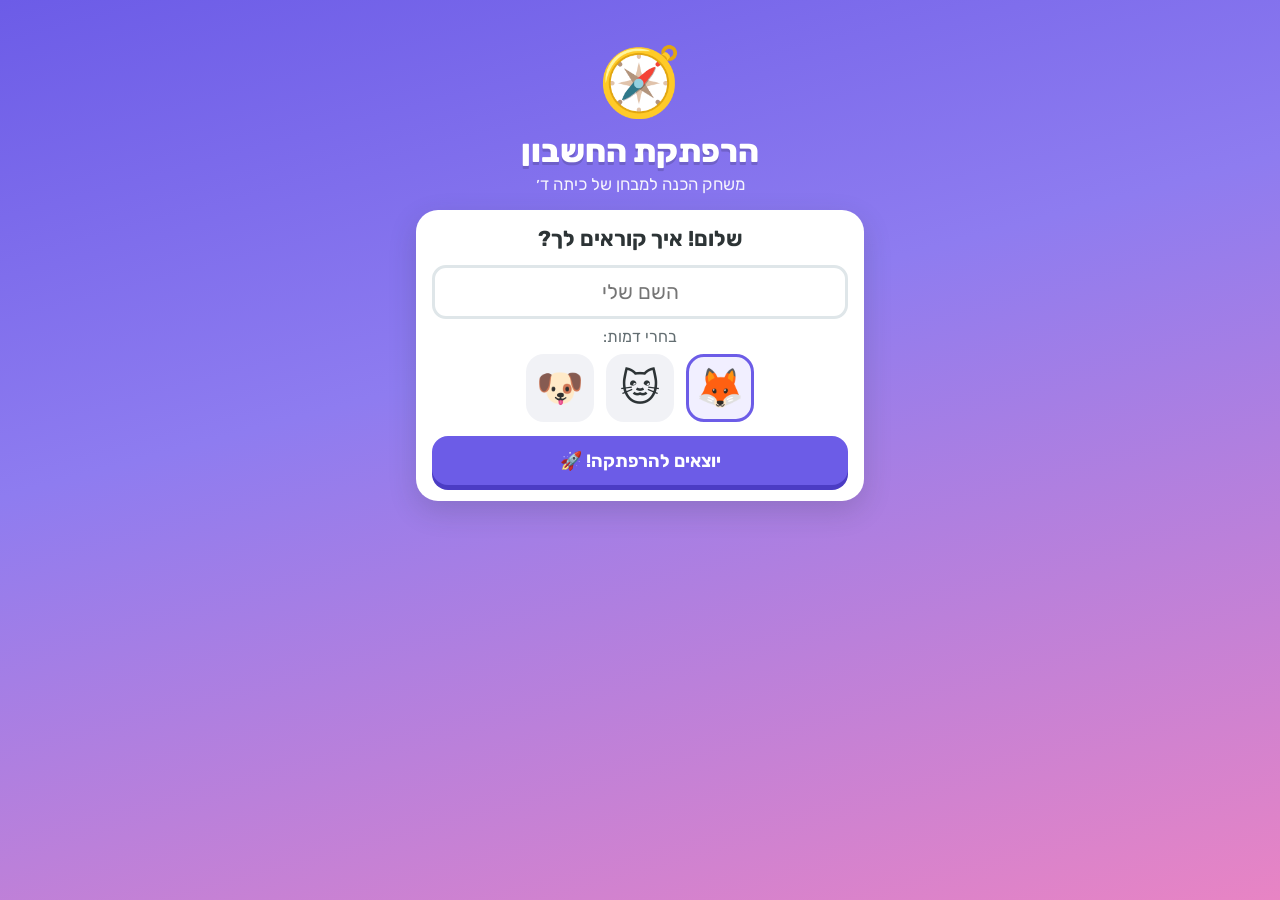
<file: math/index.html>
<!doctype html>
<html lang="he" dir="rtl">
<head>
<meta charset="utf-8">
<meta name="viewport" content="width=device-width, initial-scale=1, viewport-fit=cover">
<title>הרפתקת החשבון</title>
<meta name="description" content="משחק תרגול חשבון לכיתה ד׳ – גאומטריה, מבנה המספר, חישובים, שאלות מילוליות ולוח הכפל">
<meta name="theme-color" content="#6c5ce7">
<meta name="apple-mobile-web-app-capable" content="yes">
<meta name="mobile-web-app-capable" content="yes">
<meta name="apple-mobile-web-app-title" content="הרפתקת החשבון">
<link rel="manifest" href="manifest.json">
<link rel="apple-touch-icon" href="icon-192.png">
<link rel="icon" href="icon-192.png">
<link rel="preconnect" href="https://fonts.googleapis.com">
<link rel="preconnect" href="https://fonts.gstatic.com" crossorigin>
<link href="https://fonts.googleapis.com/css2?family=Rubik:wght@400;500;700;800&display=swap" rel="stylesheet">
<style>
:root{
  --ink:#2d3436; --muted:#636e72; --line:#dfe6e9; --card:#fff;
  --ok:#00b894; --ok-d:#00876c; --bad:#ff7675; --bad-d:#d63031;
  --pri:#6c5ce7; --pri-d:#4b3cc4; --gold:#fdcb6e; --gold-d:#e1a420;
}
*{box-sizing:border-box;-webkit-tap-highlight-color:transparent}
html,body{margin:0;padding:0}
body{font-family:'Rubik',system-ui,-apple-system,'Segoe UI',Arial,sans-serif;color:var(--ink);
  background:#6c5ce7 linear-gradient(165deg,#6c5ce7 0%,#8e7cf0 40%,#e884c4 100%) fixed;min-height:100vh;min-height:100dvh;overflow-x:hidden}
button{font:inherit;color:inherit}
#app{max-width:480px;margin:0 auto;padding:max(12px,env(safe-area-inset-top)) 16px 140px}
.ex{unicode-bidi:isolate;white-space:nowrap;direction:ltr;display:inline-block}
.top{display:flex;align-items:center;justify-content:space-between;gap:8px;color:#fff;margin-bottom:10px}
.pill{background:rgba(255,255,255,.22);border:none;border-radius:999px;padding:7px 12px;font-weight:700;color:#fff;display:inline-flex;align-items:center;gap:6px;cursor:pointer;font-size:.95rem;white-space:nowrap}
.pill .ava{font-size:1.35rem;line-height:1}
.title{color:#fff;text-align:center;font-size:2rem;font-weight:800;margin:10px 0 0;text-shadow:0 3px 0 rgba(0,0,0,.15)}
.sub{color:#fff;opacity:.92;text-align:center;margin:4px 0 16px;font-size:1.05rem}
.card{background:var(--card);border-radius:22px;padding:16px;box-shadow:0 10px 28px rgba(45,52,54,.18)}
.btn{font-weight:700;border:none;border-radius:16px;padding:14px 18px;font-size:1.12rem;cursor:pointer;background:var(--ok);color:#fff;box-shadow:0 5px 0 var(--ok-d);transition:transform .08s,box-shadow .08s;width:100%}
.btn:active{transform:translateY(4px);box-shadow:0 1px 0 var(--ok-d)}
.btn.pri{background:var(--pri);box-shadow:0 5px 0 var(--pri-d)}
.btn.gold{background:var(--gold);color:#5a3d00;box-shadow:0 5px 0 var(--gold-d)}
.btn.ghost{background:#fff;color:var(--ink);box-shadow:0 5px 0 var(--line)}
.btn.small{padding:10px 14px;font-size:1rem;width:auto}
.row{display:flex;gap:10px}
.row>*{flex:1}
.mt{margin-top:12px}
.hero{display:flex;align-items:center;gap:14px;border:none;width:100%;text-align:right;border-radius:22px;padding:16px;cursor:pointer;color:#fff;box-shadow:0 6px 0 rgba(0,0,0,.18);margin-bottom:12px;transition:transform .08s}
.hero:active{transform:translateY(4px)}
.hero .em{font-size:2.6rem;line-height:1}
.hero b{display:block;font-size:1.3rem}
.hero small{opacity:.95;font-size:.92rem}
.hero.tables{background:linear-gradient(135deg,#ff9f43,#ee5253)}
.hero.test{background:linear-gradient(135deg,#f9ca24,#f0932b);color:#4a2c00}
.worlds{display:grid;grid-template-columns:1fr 1fr;gap:12px;margin-bottom:12px}
.world{border:none;border-radius:22px;padding:14px 10px 12px;cursor:pointer;color:#fff;text-align:center;box-shadow:0 6px 0 rgba(0,0,0,.18);transition:transform .08s;min-height:150px;display:flex;flex-direction:column;align-items:center;justify-content:center;gap:3px}
.world:active{transform:translateY(4px)}
.world .em{font-size:2.5rem;line-height:1.1}
.world b{font-size:1.1rem}
.world small{font-size:.8rem;opacity:.95;line-height:1.25}
.stars{letter-spacing:2px;font-size:1.05rem;margin-top:2px}
.stars .off{opacity:.35}
.world.wide{grid-column:1/-1;min-height:0;flex-direction:row;gap:14px;text-align:right;justify-content:flex-start;padding:14px 16px}
.world .txt{display:flex;flex-direction:column;align-items:center;gap:3px}
.world.wide .txt{align-items:flex-start}
/* quiz */
.qtop{display:flex;align-items:center;gap:10px;margin-bottom:12px}
.x{background:rgba(255,255,255,.25);border:none;color:#fff;width:40px;height:40px;border-radius:50%;font-size:1.2rem;cursor:pointer;flex:none}
.bar{flex:1;height:14px;background:rgba(255,255,255,.3);border-radius:99px;overflow:hidden}
.bar i{display:block;height:100%;background:linear-gradient(90deg,#55efc4,#00b894);border-radius:99px;transition:width .35s}
.chip{display:inline-block;background:#f1efff;color:var(--pri-d);border-radius:99px;padding:3px 10px;font-size:.82rem;font-weight:700}
.prompt{font-size:1.22rem;line-height:1.6;margin:10px 0 6px;font-weight:500}
.prompt .big{font-size:2.4rem;font-weight:800;text-align:center;margin:12px 0}
.vis{width:100%;max-width:320px;display:block;margin:6px auto;height:auto}
.opts{display:grid;grid-template-columns:1fr 1fr;gap:10px;margin-top:14px}
.opts.one{grid-template-columns:1fr}
.opt{background:#fff;border:3px solid var(--line);border-radius:16px;padding:14px 8px;font-size:1.12rem;font-weight:700;cursor:pointer;box-shadow:0 4px 0 var(--line);min-height:58px;transition:transform .08s}
.opt:active{transform:translateY(3px)}
.opt.ok{background:#d4f8ec;border-color:var(--ok);box-shadow:0 4px 0 var(--ok)}
.opt.bad{background:#ffe3e3;border-color:var(--bad);box-shadow:0 4px 0 var(--bad);animation:shake .4s}
.opt[disabled]{cursor:default}
.ansbox{display:flex;align-items:center;justify-content:center;gap:8px;margin:14px 0 10px}
.ansbox .in{min-width:150px;padding:10px 16px;border:3px solid var(--pri);border-radius:16px;font-size:2rem;font-weight:800;text-align:center;direction:ltr;background:#f7f6ff;min-height:62px}
.ansbox .in.empty{color:#b2bec3}
.ansbox .in.ok{border-color:var(--ok);background:#d4f8ec}
.ansbox .in.bad{border-color:var(--bad);background:#ffe3e3;animation:shake .4s}
.ansbox .unit{font-weight:700;color:var(--muted)}
.pad{display:grid;grid-template-columns:repeat(3,1fr);gap:8px;direction:ltr}
.key{border:none;background:#f1f2f6;border-radius:14px;font-size:1.6rem;font-weight:700;height:58px;cursor:pointer;box-shadow:0 4px 0 #ced6e0}
.key:active{transform:translateY(3px);box-shadow:0 1px 0 #ced6e0}
.key.go{background:var(--ok);color:#fff;box-shadow:0 4px 0 var(--ok-d)}
.key.del{background:#ffeaa7;box-shadow:0 4px 0 #e1c16e}
.hintb{background:none;border:2px dashed #ffeaa7;color:#fff;border-radius:14px;padding:8px 14px;margin:12px auto 0;display:block;cursor:pointer;font-weight:700}
.hint{background:#fff8e1;border-radius:14px;padding:10px 12px;margin-top:10px;font-size:1.02rem;line-height:1.5}
/* feedback sheet */
.sheet{position:fixed;left:0;right:0;bottom:0;z-index:30;transform:translateY(calc(100% + 80px));transition:transform .28s cubic-bezier(.2,.9,.3,1.2)}
.sheet:not(.show){visibility:hidden;transition:transform .2s,visibility 0s .2s}
.sheet.show{transform:none}
.sheet .in{max-width:480px;margin:0 auto;border-radius:24px 24px 0 0;padding:16px 16px calc(16px + env(safe-area-inset-bottom));box-shadow:0 -10px 30px rgba(0,0,0,.2)}
.sheet.good .in{background:#d4f8ec}
.sheet.wrong .in{background:#ffe3e3}
.sheet h3{margin:0 0 6px;font-size:1.35rem}
.sheet.good h3{color:var(--ok-d)}
.sheet.wrong h3{color:var(--bad-d)}
.sheet .exp{font-size:1.05rem;line-height:1.6;margin-bottom:12px;max-height:40vh;overflow:auto}
.sheet.wrong .btn{background:var(--bad);box-shadow:0 5px 0 var(--bad-d)}
@keyframes shake{0%,100%{transform:translateX(0)}20%{transform:translateX(-8px)}40%{transform:translateX(8px)}60%{transform:translateX(-5px)}80%{transform:translateX(5px)}}
@keyframes pop{0%{transform:scale(.6);opacity:0}70%{transform:scale(1.08)}100%{transform:scale(1);opacity:1}}
@keyframes float{0%,100%{transform:translateY(0)}50%{transform:translateY(-8px)}}
.pop{animation:pop .4s both}
/* tables */
.vert{display:grid;justify-content:center;font-size:1.7rem;font-weight:700;margin:8px auto;font-variant-numeric:tabular-nums;row-gap:2px}
.vert span{text-align:center}
.vert .vline{height:3px;background:var(--ink);border-radius:2px;margin-top:2px}
.pt{border-collapse:collapse;margin:8px auto;direction:ltr}
.pt th,.pt td{border:2px solid #b2bec3;padding:4px 8px;text-align:center}
.pt th{background:#f1efff;font-size:.85rem}
.pt td{font-size:1.3rem;font-weight:800}
.grid{display:grid;grid-template-columns:repeat(11,1fr);gap:3px;direction:ltr;margin-top:10px}
.grid div,.grid button{aspect-ratio:1;display:flex;align-items:center;justify-content:center;border-radius:7px;font-size:.78rem;font-weight:700;border:none;padding:0}
.grid .h{background:var(--pri);color:#fff;cursor:pointer;font-size:.95rem}
.grid .c0{background:#f1f2f6;color:#b2bec3}
.grid .c1{background:#ffd8a8;color:#7a4a00}
.grid .c2{background:#ffeaa7;color:#6b5900}
.grid .c3{background:#55efc4;color:#00563f}
.legend{display:flex;flex-wrap:wrap;gap:10px;justify-content:center;font-size:.82rem;margin-top:10px;color:var(--muted)}
.legend span::before{content:'';display:inline-block;width:12px;height:12px;border-radius:3px;margin-left:4px;vertical-align:-1px;background:var(--c)}
.nums{display:grid;grid-template-columns:repeat(5,1fr);gap:8px;margin-top:10px}
.nums button{border:none;border-radius:14px;height:52px;font-size:1.4rem;font-weight:800;background:#f1efff;color:var(--pri-d);box-shadow:0 4px 0 #d6d0ff;cursor:pointer}
.nums button:active{transform:translateY(3px)}
h2{margin:0 0 6px;font-size:1.35rem}
.muted{color:var(--muted)}
.center{text-align:center}
.timer{height:12px;background:#f1f2f6;border-radius:99px;overflow:hidden;margin:6px 0 4px}
.timer i{display:block;height:100%;background:linear-gradient(90deg,#ff7675,#fdcb6e);width:100%}
.blitz-q{font-size:3rem;font-weight:800;text-align:center;margin:14px 0 4px}
.combo{text-align:center;font-weight:800;color:#e17055;min-height:1.5em}
/* result */
.bigstars{font-size:3.4rem;text-align:center;letter-spacing:6px;margin:8px 0}
.bigstars span{display:inline-block;animation:pop .5s both}
.bigstars .off{filter:grayscale(1);opacity:.3}
.mascot{font-size:4.2rem;text-align:center;animation:float 2.4s ease-in-out infinite}
.topics{list-style:none;padding:0;margin:10px 0 0}
.topics li{display:flex;justify-content:space-between;align-items:center;padding:8px 0;border-bottom:1px solid #f1f2f6;gap:10px}
.meter{height:10px;background:#f1f2f6;border-radius:99px;overflow:hidden;width:110px;flex:none}
.meter i{display:block;height:100%;border-radius:99px}
/* shop */
.shop{display:grid;grid-template-columns:repeat(4,1fr);gap:10px;margin-top:10px}
.stk{border:3px solid var(--line);background:#fff;border-radius:16px;padding:8px 2px;cursor:pointer;display:flex;flex-direction:column;align-items:center;gap:2px}
.stk .e{font-size:2.1rem;line-height:1.2}
.stk small{font-size:.78rem;font-weight:700;color:var(--muted)}
.stk.lock .e{filter:grayscale(1) brightness(.6);opacity:.55}
.stk.sel{border-color:var(--pri);background:#f1efff}
.stk.can{border-color:var(--gold)}
input.name{width:100%;font:inherit;font-size:1.3rem;padding:12px 14px;border:3px solid var(--line);border-radius:14px;text-align:center;margin:8px 0}
input.name:focus{outline:none;border-color:var(--pri)}
.avas{display:flex;justify-content:center;gap:12px;margin:8px 0 14px}
.avas button{font-size:2.4rem;background:#f1f2f6;border:3px solid transparent;border-radius:18px;width:68px;height:68px;cursor:pointer}
.avas button.sel{border-color:var(--pri);background:#f1efff}
.toast{position:fixed;top:16px;left:50%;transform:translateX(-50%);background:#2d3436;color:#fff;padding:10px 18px;border-radius:99px;z-index:60;font-weight:700;animation:pop .3s both}
#fx{position:fixed;inset:0;pointer-events:none;z-index:50}
.foot{color:#fff;opacity:.8;text-align:center;font-size:.8rem;margin-top:18px}
.foot button{background:none;border:none;color:#fff;text-decoration:underline;cursor:pointer;font-size:.8rem}
</style>
</head>
<body>
<div id="app"></div>
<div class="sheet" id="sheet"><div class="in" id="sheetIn"></div></div>
<canvas id="fx"></canvas>
<script>
'use strict';
/* ================= utilities ================= */
const app = document.getElementById('app');
const rnd = (a, b) => Math.floor(Math.random() * (b - a + 1)) + a;
const pick = a => a[Math.floor(Math.random() * a.length)];
const shuffle = a => { a = a.slice(); for (let i = a.length - 1; i > 0; i--) { const j = Math.floor(Math.random() * (i + 1)); [a[i], a[j]] = [a[j], a[i]]; } return a; };
const fmt = n => Number(n).toLocaleString('en-US');
const ex = s => `<span class="ex">${s}</span>`;
const GIRLS = ['נועה', 'מאיה', 'שירה', 'תמר', 'ליה', 'יעל', 'אלה', 'עדי'];
const BOYS = ['דני', 'רועי', 'יואב', 'איתי', 'עומר', 'אורי', 'גיא', 'נדב'];

// builds 4 numeric multiple-choice options (correct first, then distractors, then near numbers)
function mcNums(correct, distract, label = fmt, n = 4) {
  const set = [correct];
  for (const d of distract) { if (set.length >= n) break; if (d > 0 && Number.isInteger(d) && !set.includes(d)) set.push(d); }
  let guard = 0;
  while (set.length < n && guard++ < 80) {
    const d = correct + pick([-1, 1]) * rnd(1, Math.max(4, Math.round(correct * 0.2)));
    if (d > 0 && !set.includes(d)) set.push(d);
  }
  return { options: shuffle(set).map(label), answer: label(correct) };
}
function mcText(correct, others, n = 4) {
  const set = [correct, ...shuffle([...new Set(others)].filter(o => o !== correct)).slice(0, n - 1)];
  return { options: shuffle(set), answer: correct };
}
function weighted(list) {
  const tot = list.reduce((s, x) => s + x[1], 0); let r = Math.random() * tot;
  for (const [f, w] of list) { r -= w; if (r < 0) return f; }
  return list[0][0];
}
const tstr = m => { m = ((m % 1440) + 1440) % 1440; return String(Math.floor(m / 60)).padStart(2, '0') + ':' + String(m % 60).padStart(2, '0'); };
function durWords(d) {
  const h = Math.floor(d / 60), m = d % 60;
  const hw = h === 0 ? '' : h === 1 ? 'שעה' : h === 2 ? 'שעתיים' : h + ' שעות';
  const mw = m === 0 ? '' : m === 15 ? 'רבע שעה' : m === 30 ? 'חצי שעה' : m === 45 ? 'שלושה רבעי שעה' : m + ' דקות';
  if (h && m) return hw + ' ו' + (m === 15 ? 'רבע' : m === 30 ? 'חצי' : m === 45 ? 'שלושה רבעים' : m + ' דקות');
  return hw || mw;
}
function perms(arr) { if (arr.length <= 1) return [arr]; const out = []; arr.forEach((x, i) => perms(arr.filter((_, j) => j !== i)).forEach(p => out.push([x, ...p]))); return out; }

/* ================= SVG helpers ================= */
function rectSVG(a, b, u = 'מ׳') {
  const W = 280, cell = Math.min(190 / a, 120 / b), w = cell * a, h = cell * b, x0 = (W - w) / 2 - 10, y0 = 10;
  let s = `<svg class="vis" viewBox="0 0 ${W} ${h + 46}"><rect x="${x0}" y="${y0}" width="${w}" height="${h}" fill="#c8f7c5" rx="3"/>`;
  for (let i = 1; i < a; i++) s += `<line x1="${x0 + i * cell}" y1="${y0}" x2="${x0 + i * cell}" y2="${y0 + h}" stroke="#7bd389" stroke-width="1"/>`;
  for (let j = 1; j < b; j++) s += `<line x1="${x0}" y1="${y0 + j * cell}" x2="${x0 + w}" y2="${y0 + j * cell}" stroke="#7bd389" stroke-width="1"/>`;
  s += `<rect x="${x0}" y="${y0}" width="${w}" height="${h}" fill="none" stroke="#27ae60" stroke-width="3.5" rx="3"/>`;
  s += `<text x="${x0 + w / 2}" y="${y0 + h + 28}" text-anchor="middle" font-size="17" font-weight="700" fill="#2d3436">${a} ${u}</text>`;
  s += `<text x="${x0 + w + 26}" y="${y0 + h / 2 + 6}" text-anchor="middle" font-size="17" font-weight="700" fill="#2d3436">${b} ${u}</text>`;
  return s + '</svg>';
}
function triSVG(pts, eq, r) {
  const W = 260, H = 150, P = 18;
  const xs = pts.map(p => p[0]), ys = pts.map(p => p[1]);
  const minx = Math.min(...xs), maxx = Math.max(...xs), miny = Math.min(...ys), maxy = Math.max(...ys);
  const sc = Math.min((W - 2 * P) / (maxx - minx), (H - 2 * P) / (maxy - miny));
  const ox = (W - (maxx - minx) * sc) / 2, oy = (H - (maxy - miny) * sc) / 2;
  const T = pts.map(([x, y]) => [ox + (x - minx) * sc, H - oy - (y - miny) * sc]);
  const unit = (p, q, k) => { const dx = q[0] - p[0], dy = q[1] - p[1], L = Math.hypot(dx, dy); return [dx / L * k, dy / L * k]; };
  let s = `<svg class="vis" viewBox="0 0 ${W} ${H}"><polygon points="${T.map(p => p.join(',')).join(' ')}" fill="#ffeaa7" stroke="#e17055" stroke-width="3.5" stroke-linejoin="round"/>`;
  eq.forEach(i => {
    const p = T[i], q = T[(i + 1) % 3], mx = (p[0] + q[0]) / 2, my = (p[1] + q[1]) / 2, [dx, dy] = unit(p, q, 1);
    s += `<line x1="${mx + dy * 8}" y1="${my - dx * 8}" x2="${mx - dy * 8}" y2="${my + dx * 8}" stroke="#2d3436" stroke-width="3" stroke-linecap="round"/>`;
  });
  if (r >= 0) {
    const v = T[r], u = unit(v, T[(r + 1) % 3], 14), w = unit(v, T[(r + 2) % 3], 14);
    s += `<polyline points="${v[0] + u[0]},${v[1] + u[1]} ${v[0] + u[0] + w[0]},${v[1] + u[1] + w[1]} ${v[0] + w[0]},${v[1] + w[1]}" fill="none" stroke="#2d3436" stroke-width="2.5"/>`;
  }
  return s + '</svg>';
}
function angleSVG(deg, showDeg) {
  const vx = 130, vy = 122, L = 105, rad = deg * Math.PI / 180;
  const ex2 = vx + L * Math.cos(rad), ey2 = vy - L * Math.sin(rad);
  let s = `<svg class="vis" viewBox="0 0 260 140">`;
  if (deg === 90) s += `<polyline points="${vx + 18},${vy} ${vx + 18},${vy - 18} ${vx},${vy - 18}" fill="none" stroke="#6c5ce7" stroke-width="3"/>`;
  else {
    const r = 30, ax = vx + r * Math.cos(rad), ay = vy - r * Math.sin(rad);
    s += `<path d="M ${vx + r} ${vy} A ${r} ${r} 0 0 0 ${ax.toFixed(2)} ${ay.toFixed(2)}" fill="none" stroke="#6c5ce7" stroke-width="3"/>`;
  }
  s += `<line x1="${vx}" y1="${vy}" x2="${vx + L}" y2="${vy}" stroke="#2d3436" stroke-width="4" stroke-linecap="round"/>`;
  s += `<line x1="${vx}" y1="${vy}" x2="${ex2.toFixed(2)}" y2="${ey2.toFixed(2)}" stroke="#2d3436" stroke-width="4" stroke-linecap="round"/>`;
  s += `<circle cx="${vx}" cy="${vy}" r="5" fill="#e17055"/>`;
  if (showDeg) { const lr = deg > 150 ? 52 : 50, h = rad / 2; s += `<text x="${vx + lr * Math.cos(h)}" y="${vy - lr * Math.sin(h) + (deg > 150 ? -4 : 6)}" text-anchor="middle" font-size="16" font-weight="700" fill="#6c5ce7">${deg}°</text>`; }
  return s + '</svg>';
}
function polySVG(n) {
  const cx = 130, cy = 78, R = 64, start = -Math.PI / 2 + (n % 2 === 0 ? Math.PI / n : 0);
  const P = Array.from({ length: n }, (_, k) => [cx + R * Math.cos(start + 2 * Math.PI * k / n), cy + R * Math.sin(start + 2 * Math.PI * k / n)]);
  let s = `<svg class="vis" viewBox="0 0 260 156"><polygon points="${P.map(p => p.map(v => v.toFixed(1)).join(',')).join(' ')}" fill="#81ecec" stroke="#00a8a8" stroke-width="3.5" stroke-linejoin="round"/>`;
  P.forEach(p => s += `<circle cx="${p[0].toFixed(1)}" cy="${p[1].toFixed(1)}" r="5.5" fill="#e17055"/>`);
  return s + '</svg>';
}
function lineSVG(lo, hi) {
  let s = `<svg class="vis" viewBox="0 0 300 74"><line x1="12" y1="30" x2="288" y2="30" stroke="#2d3436" stroke-width="3"/>`;
  s += `<polygon points="4,30 14,24 14,36" fill="#2d3436"/><polygon points="296,30 286,24 286,36" fill="#2d3436"/>`;
  s += `<line x1="80" y1="30" x2="220" y2="30" stroke="#fd79a8" stroke-width="10" stroke-linecap="round"/>`;
  for (let i = 0; i <= 10; i++) { const x = 80 + i * 14; s += `<line x1="${x}" y1="${i % 10 ? 24 : 16}" x2="${x}" y2="${i % 10 ? 36 : 44}" stroke="#2d3436" stroke-width="${i % 10 ? 1.5 : 3}"/>`; }
  s += `<text x="80" y="64" text-anchor="middle" font-size="15" font-weight="700" fill="#2d3436">${fmt(lo)}</text><text x="220" y="64" text-anchor="middle" font-size="15" font-weight="700" fill="#2d3436">${fmt(hi)}</text>`;
  return s + '</svg>';
}
function barSVG(items, vals) {
  const W = 300, H = 230, L = 30, B = 46, T = 10, n = items.length;
  const maxV = Math.max(10, Math.ceil(Math.max(...vals) / 2) * 2), u = (H - B - T) / maxV;
  const cols = ['#ff7675', '#74b9ff', '#55efc4', '#fdcb6e', '#a29bfe'];
  let s = `<svg class="vis" viewBox="0 0 ${W} ${H}" style="max-width:340px">`;
  for (let v = 0; v <= maxV; v++) {
    const y = H - B - v * u;
    s += `<line x1="${L}" y1="${y}" x2="${W - 6}" y2="${y}" stroke="${v % 2 ? '#f1f2f6' : '#dfe6e9'}" stroke-width="1"/>`;
    if (v % 2 === 0) s += `<text x="${L - 12}" y="${y + 4}" text-anchor="middle" font-size="11" fill="#636e72">${v}</text>`;
  }
  const slot = (W - L - 6) / n, bw = slot * 0.58;
  items.forEach((it, i) => {
    const x = L + i * slot + (slot - bw) / 2, h = vals[i] * u;
    s += `<rect x="${x}" y="${H - B - h}" width="${bw}" height="${h}" fill="${cols[i % 5]}" rx="4"/>`;
    s += `<text x="${x + bw / 2}" y="${H - B + 20}" text-anchor="middle" font-size="18">${it[1]}</text>`;
    s += `<text x="${x + bw / 2}" y="${H - 6}" text-anchor="middle" font-size="12" font-weight="700" fill="#2d3436">${it[0]}</text>`;
  });
  s += `<line x1="${L}" y1="${T}" x2="${L}" y2="${H - B}" stroke="#2d3436" stroke-width="2"/><line x1="${L}" y1="${H - B}" x2="${W - 6}" y2="${H - B}" stroke="#2d3436" stroke-width="2"/>`;
  return s + '</svg>';
}
function vert(a, op, b) {
  const A = String(a).split(''), Bd = String(b).split(''), Ln = Math.max(A.length, Bd.length) + 1;
  const row = (ch, arr) => { const c = Array(Ln).fill(''); c[0] = ch; arr.forEach((x, i) => c[Ln - arr.length + i] = x); return c.map(x => `<span>${x}</span>`).join(''); };
  return `<div class="vert" dir="ltr" style="grid-template-columns:repeat(${Ln},1.05em)">${row('', A)}${row(op, Bd)}<div class="vline" style="grid-column:1/-1"></div></div>`;
}
function placeTable(n) {
  const d = String(n).padStart(4, '0').split('');
  return `<table class="pt"><tr><th>אלפים</th><th>מאות</th><th>עשרות</th><th>אחדות</th></tr><tr>${d.map(x => `<td>${x}</td>`).join('')}</tr></table>`;
}

/* ================= question generators ================= */
// each returns {topic, kind:'mc'|'num', prompt, visual?, options?, answer, unit?, hint, explain, check?}
const SHAPES = ['גינה', 'חצר', 'מגרש', 'שטיח', 'חדר', 'לוח'];
function gArea() {
  let a = rnd(3, 12), b = rnd(2, 9); if (a === b) a++;
  const o = mcNums(a * b, [a + b, 2 * (a + b), a * (b + 1), (a - 1) * b], n => fmt(n) + ' מ״ר');
  return { topic: 'שטח והיקף', kind: 'mc', ...o, visual: rectSVG(a, b),
    prompt: `${pick(SHAPES)} בצורת מלבן: האורך ${a} מטרים, הרוחב ${b} מטרים.<br>מה <b>השטח</b>?`,
    hint: 'שטח = אורך × רוחב (כמה משבצות יש בפנים). מ״ר = מטר רבוע.',
    explain: `שטח = אורך × רוחב = ${ex(`${a} × ${b} = ${a * b}`)} מ״ר.<br>⚠️ זהירות: ${ex(`${a} + ${b}`)} זה <u>לא</u> שטח!` };
}
function gPerim() {
  if (Math.random() < 0.3) {
    const s = rnd(3, 12);
    const o = mcNums(4 * s, [s * s, 2 * s, s + 4, 3 * s], n => fmt(n) + ' ס״מ');
    return { topic: 'שטח והיקף', kind: 'mc', ...o, visual: rectSVG(s, s, 'ס״מ'),
      prompt: `ריבוע שאורך הצלע שלו ${s} ס״מ.<br>מה <b>ההיקף</b> שלו?`,
      hint: 'היקף = סכום כל הצלעות. לריבוע יש 4 צלעות שוות.',
      explain: `היקף = ${ex(`${s} + ${s} + ${s} + ${s} = ${4 * s}`)} ס״מ (או ${ex(`4 × ${s}`)}).` };
  }
  let a = rnd(3, 14), b = rnd(2, 9); if (a === b) a++;
  const o = mcNums(2 * (a + b), [a * b, a + b, 2 * a + b, a + 2 * b], n => fmt(n) + ' מטר');
  return { topic: 'שטח והיקף', kind: 'mc', ...o, visual: rectSVG(a, b),
    prompt: `${pick(SHAPES)} בצורת מלבן: האורך ${a} מטרים, הרוחב ${b} מטרים.<br>רוצים לשים <b>גדר מסביב</b>. מה <b>ההיקף</b>?`,
    hint: 'היקף = מסביב לצורה. מחברים את כל 4 הצלעות!',
    explain: `היקף = סכום כל הצלעות = ${ex(`${a} + ${b} + ${a} + ${b} = ${2 * (a + b)}`)} מטר.` };
}
const AVP = [['לשתול דשא על כל הגינה', 'שטח'], ['לבנות גדר מסביב לגינה', 'היקף'], ['לשים מסגרת מסביב לתמונה', 'היקף'], ['לכסות את כל הרצפה באריחים', 'שטח'],
  ['לצבוע את כל הקיר', 'שטח'], ['להדביק סרט קישוט לאורך כל השוליים של השולחן', 'היקף'], ['לקנות שטיח שיכסה את כל החדר', 'שטח'], ['לרוץ סיבוב אחד מסביב למגרש', 'היקף'],
  ['לעטוף את כריכת המחברת בנייר', 'שטח'], ['לתלות שרשרת אורות מסביב לחלון', 'היקף'], ['לפזר חול על כל ארגז החול', 'שטח'], ['לסמן קו גיר מסביב למגרש הכדורסל', 'היקף']];
function gAvP() {
  const [t, a] = pick(AVP);
  return { topic: 'שטח והיקף', kind: 'mc', options: ['שטח', 'היקף'], answer: a,
    prompt: `רוצים ${t}.<br>מה צריך לחשב – <b>שטח</b> או <b>היקף</b>?`,
    hint: 'היקף = הקו שמסביב לצורה. שטח = כל מה שבפנים.',
    explain: a === 'שטח' ? 'מכסים את <b>כל מה שבפנים</b> – לכן זה <b>שטח</b>.' : 'הולכים <b>מסביב</b> לצורה, לאורך הגבול – לכן זה <b>היקף</b>.' };
}
function gRectRev() {
  if (Math.random() < 0.5) {
    const a = rnd(3, 9), b = rnd(2, 9);
    return { topic: 'שטח והיקף', kind: 'num', answer: b, unit: 'מטר',
      prompt: `השטח של מלבן הוא ${a * b} מ״ר.<br>האורך שלו ${a} מטרים. מה <b>הרוחב</b>?`,
      hint: `איזה מספר כפול ${a} נותן ${a * b}?`,
      explain: `${ex(`${a} × ${b} = ${a * b}`)}, לכן הרוחב הוא ${b} מטרים.` };
  }
  const s = rnd(2, 12);
  return { topic: 'שטח והיקף', kind: 'num', answer: s, unit: 'ס״מ',
    prompt: `ההיקף של ריבוע הוא ${4 * s} ס״מ.<br>מה אורך <b>צלע אחת</b>?`,
    hint: 'לריבוע יש 4 צלעות שוות. חלקי ל-4.',
    explain: `${ex(`${4 * s} ÷ 4 = ${s}`)} ס״מ.` };
}
const EQUI = [[0, 0], [100, 0], [50, 86.6]];
const TRI = [
  { d: 'כל 3 הצלעות שלי שוות זו לזו.', a: 'שווה צלעות', g: 's', p: EQUI, eq: [0, 1, 2], r: -1 },
  { d: 'יש לי בדיוק 2 צלעות שוות.', a: 'שווה שוקיים', g: 's', p: [[0, 0], [80, 0], [40, 110]], eq: [1, 2], r: -1 },
  { d: 'כל 3 הצלעות שלי שונות זו מזו.', a: 'שונה צלעות', g: 's', p: [[0, 0], [120, 0], [85, 70]], eq: [], r: -1 },
  { d: 'יש לי זווית ישרה (90°).', a: 'ישר זווית', g: 'a', p: [[0, 0], [120, 0], [0, 80]], eq: [], r: 0 },
  { d: 'יש לי זווית אחת גדולה מ-90°.', a: 'קהה זווית', g: 'a', p: [[0, 0], [150, 0], [-40, 60]], eq: [], r: -1 },
  { d: 'כל הזוויות שלי קטנות מ-90°.', a: 'חד זוויות', g: 'a', p: [[0, 0], [120, 0], [70, 90]], eq: [], r: -1 },
  { d: 'יש לי זווית ישרה, ושלוש הצלעות שלי שונות זו מזו.', a: 'שונה צלעות וישר זווית', g: 'c', p: [[0, 0], [120, 0], [0, 80]], eq: [], r: 0 },
  { d: 'יש לי זווית ישרה, ושתיים מהצלעות שלי שוות.', a: 'שווה שוקיים וישר זווית', g: 'c', p: [[0, 0], [100, 0], [0, 100]], eq: [0, 2], r: 0 },
  { d: 'יש לי זווית קהה, ושתיים מהצלעות שלי שוות.', a: 'שווה שוקיים וקהה זווית', g: 'c', p: [[0, 0], [160, 0], [80, 40]], eq: [1, 2], r: -1 },
  { d: 'כל הצלעות שלי שוות וכל הזוויות שלי חדות.', a: 'שווה צלעות וחד זוויות', g: 'c', p: EQUI, eq: [0, 1, 2], r: -1 },
  { d: 'כל הצלעות שלי שונות, ויש לי זווית קהה.', a: 'שונה צלעות וקהה זווית', g: 'c', p: [[0, 0], [150, 0], [-40, 60]], eq: [], r: -1 },
];
const TRI_OPTS = { s: ['שווה צלעות', 'שווה שוקיים', 'שונה צלעות'], a: ['חד זוויות', 'ישר זווית', 'קהה זווית'],
  c: ['שווה צלעות וחד זוויות', 'שווה שוקיים וקהה זווית', 'שונה צלעות וישר זווית', 'שווה שוקיים וישר זווית', 'שונה צלעות וקהה זווית', 'שווה צלעות וישר זווית'] };
const TRI_EXP = { s: 'לפי הצלעות: <b>שווה צלעות</b> – 3 צלעות שוות · <b>שווה שוקיים</b> – 2 צלעות שוות · <b>שונה צלעות</b> – כולן שונות.',
  a: 'לפי הזוויות: <b>ישר זווית</b> – יש זווית של 90° · <b>קהה זווית</b> – יש זווית גדולה מ-90° · <b>חד זוויות</b> – כל הזוויות קטנות מ-90°.' };
function gTriangle() {
  const t = pick(TRI), o = mcText('משולש ' + t.a, TRI_OPTS[t.g].map(x => 'משולש ' + x), t.g === 'c' ? 4 : 3);
  return { topic: 'משולשים', kind: 'mc', ...o, oneCol: true, visual: triSVG(t.p, t.eq, t.r),
    prompt: `אני משולש. ${t.d}<br>איזה משולש אני?`,
    hint: 'קווים קטנים על הצלעות = צלעות שוות. ריבוע קטן בפינה = זווית ישרה.',
    explain: t.g === 'c' ? TRI_EXP.s + '<br>' + TRI_EXP.a : TRI_EXP[t.g] };
}
function gAngle() {
  const deg = pick([25, 40, 55, 70, 90, 90, 110, 125, 140, 160, 180]), show = deg === 180 || Math.random() < 0.5;
  const a = deg < 90 ? 'חדה' : deg === 90 ? 'ישרה' : deg < 180 ? 'קהה' : 'שטוחה';
  return { topic: 'זוויות', kind: 'mc', options: ['זווית חדה', 'זווית ישרה', 'זווית קהה', 'זווית שטוחה'], answer: 'זווית ' + a,
    visual: angleSVG(deg, show), prompt: 'איזו זווית מופיעה בציור?',
    hint: 'השווי לפינה של דף: פינת דף = זווית ישרה (90°).',
    explain: `<b>חדה</b> – קטנה מ-90° · <b>ישרה</b> – בדיוק 90° · <b>קהה</b> – בין 90° ל-180° · <b>שטוחה</b> – 180° (קו ישר).<br>כאן הזווית היא ${deg}°, לכן היא <b>${a}</b>.` };
}
const POLY = [[3, 'משולש'], [4, 'מרובע'], [5, 'מחומש'], [6, 'משושה'], [7, 'משובע'], [8, 'מתומן']];
function gPolygon() {
  const [n, name] = pick(POLY), names = POLY.map(p => p[1]), t = rnd(0, 2);
  const exp = `ל${name} יש ${n} קודקודים ו-${n} צלעות.`;
  if (t === 0) return { topic: 'מצולעים', kind: 'mc', ...mcText(name, names), visual: polySVG(n), prompt: 'איך קוראים למצולע הזה?', hint: 'ספרי את הקודקודים (הנקודות)!', explain: exp };
  if (t === 1) return { topic: 'מצולעים', kind: 'mc', ...mcText(name, names), prompt: `אני מצולע שיש לו <b>בדיוק ${n} קודקודים</b>.<br>מה שמי?`, hint: 'מחומש – 5, משושה – 6, מתומן – 8…', explain: exp };
  return { topic: 'מצולעים', kind: 'num', answer: n, unit: 'צלעות', prompt: `כמה <b>צלעות</b> יש ל${name}?`, hint: 'במצולע יש אותו מספר של צלעות וקודקודים.', explain: exp };
}
// --- number structure
const PLACES = ['אלפים', 'מאות', 'עשרות', 'אחדות'];
function digits4() { let d; do { d = shuffle([0, 1, 2, 3, 4, 5, 6, 7, 8, 9]).slice(0, 4); } while (d[0] === 0); return d; }
function gPlace() {
  const d = digits4(), n = +d.join(''), i = rnd(0, 3);
  return { topic: 'מבנה המספר', kind: 'mc', options: shuffle(d.map(String)), answer: String(d[i]),
    prompt: `מהי <b>ספרת ה${PLACES[i]}</b> במספר ${ex(fmt(n))}?`,
    hint: 'מימין לשמאל: אחדות, עשרות, מאות, אלפים.',
    explain: placeTable(n) + `ספרת ה${PLACES[i]} היא <b>${d[i]}</b>.` };
}
function gValue() {
  const d = digits4(), n = +d.join(''); let i; do { i = rnd(0, 2); } while (d[i] === 0);
  const v = d[i] * [1000, 100, 10][i];
  const o = mcNums(v, [d[i] * 1000, d[i] * 100, d[i] * 10, d[i]].filter(x => x !== v));
  return { topic: 'מבנה המספר', kind: 'mc', ...o, prompt: `מה <b>הערך</b> של הספרה ${d[i]} במספר ${ex(fmt(n))}?`,
    hint: 'בדקי באיזה מקום הספרה נמצאת – אלפים, מאות או עשרות?',
    explain: placeTable(n) + `הספרה ${d[i]} נמצאת במקום ה${PLACES[i]}, לכן הערך שלה ${ex(fmt(v))}.` };
}
function gBuild() {
  let d; do { d = shuffle([1, 2, 3, 4, 5, 6, 7, 8, 9]).slice(0, 4); } while (!d.some(x => x % 2 === 0) || !d.some(x => x % 2));
  const big = Math.random() < 0.6, even = Math.random() < 0.5;
  let cand = perms(d).map(p => +p.join('')).filter(x => (x % 2 === 0) === even), lim = '';
  if (Math.random() < 0.35) {
    const L = rnd(2, 8) * 1000, less = Math.random() < 0.5, c2 = cand.filter(x => less ? x < L : x > L);
    if (c2.length) { cand = c2; lim = less ? ` שקטן מ-${fmt(L)}` : ` שגדול מ-${fmt(L)}`; }
  }
  const ans = big ? Math.max(...cand) : Math.min(...cand);
  return { topic: 'בניית מספרים', kind: 'num', answer: ans,
    prompt: `נתונות הספרות: ${ex(d.join(', '))}<br>הרכיבי מכל ארבע הספרות את המספר <b>ה${even ? 'זוגי' : 'אי-זוגי'} ה${big ? 'גדול' : 'קטן'} ביותר</b>${lim}.`,
    hint: `${even ? 'מספר זוגי נגמר ב-2, 4, 6 או 8' : 'מספר אי-זוגי נגמר ב-1, 3, 5, 7 או 9'}. ${big ? 'ספרות גדולות – בהתחלה (משמאל).' : 'ספרות קטנות – בהתחלה (משמאל).'}`,
    explain: `התשובה: <b>${ex(fmt(ans))}</b>. ספרת האחדות היא ${ans % 10} – ${even ? 'זוגית' : 'אי-זוגית'} ✔${lim ? '' : `, ושאר הספרות מסודרות מה${big ? 'גדולה לקטנה' : 'קטנה לגדולה'}.`}` };
}
function gAddPlace() {
  const n = rnd(1100, 8800), [v, pl] = pick([[1000, 'אלפים'], [100, 'מאות'], [10, 'עשרות']]), k = v === 1000 ? rnd(2, 3) : rnd(2, 6);
  let add = Math.random() < 0.55; if (add && n + k * v > 9999) add = false; if (!add && n - k * v <= 0) add = true;
  const res = add ? n + k * v : n - k * v;
  return { topic: 'מבנה המספר', kind: 'num', answer: res,
    prompt: `אם ${add ? 'נוסיף' : 'נפחית'} <b>${k} ${pl}</b> ${add ? 'למספר' : 'מהמספר'} ${ex(fmt(n))}, איזה מספר יתקבל?`,
    hint: `${k} ${pl} = ${ex(fmt(k * v))}. משנים רק את ספרת ה${pl}!`,
    explain: `${k} ${pl} = ${ex(fmt(k * v))}<br>${ex(`${fmt(n)} ${add ? '+' : '−'} ${fmt(k * v)} = ${fmt(res)}`)}` };
}
function gLine() {
  const lo = rnd(11, 98) * 100, hi = lo + 100, run = Math.random() < 0.4, u = run ? ' מ׳' : '';
  if (Math.random() < 0.3) return { topic: 'ישר המספרים', kind: 'num', answer: lo + 50, check: v => v > lo && v < hi, visual: lineSVG(lo, hi),
    prompt: `כתבי מספר כלשהו שנמצא <b>בין</b> ${ex(fmt(lo))} ל-${ex(fmt(hi))}.`, hint: `המספר צריך להיות גדול מ-${fmt(lo)} וקטן מ-${fmt(hi)}.`,
    explain: `כל מספר בין ${ex(fmt(lo))} ל-${ex(fmt(hi))} מתאים, למשל ${ex(fmt(lo + 50))} או ${ex(fmt(lo + 27))}.` };
  const c = lo + rnd(1, 9) * 10 + (Math.random() < 0.4 ? rnd(1, 9) : 0);
  const o = mcNums(c, shuffle([lo - rnd(1, 9) * 10, hi + rnd(1, 9) * 10, c - 100, c + 100, c - 1000 > 0 ? c - 1000 : c + 1000]), n => fmt(n) + u);
  return { topic: 'ישר המספרים', kind: 'mc', ...o, visual: lineSVG(lo, hi),
    prompt: run ? `רוני רץ במסלול. הוא נמצא בקטע שבין ${ex(fmt(lo))} מטרים ל-${ex(fmt(hi))} מטרים.<br>איזה מרחק הוא יכול היה לעבור?` : `איזה מספר נמצא בקטע המודגש, בין ${ex(fmt(lo))} ל-${ex(fmt(hi))}?`,
    hint: `ספרת האלפים והמאות צריכות להיות כמו ב-${fmt(lo)}.`,
    explain: `${ex(`${fmt(lo)} < ${fmt(c)} < ${fmt(hi)}`)} – לכן ${ex(fmt(c))} נמצא בקטע.` };
}
const STEPS = [25, 50, 100, 200, 300, 500, 1000, -25, -50, -100, -200, -300];
const stepTxt = s => `קפיצות של ${ex((s > 0 ? '+' : '−') + fmt(Math.abs(s)))}`;
function gSeq() {
  const st = pick(STEPS), a = Math.abs(st), base = Math.min(a, 100);
  let start = st > 0 ? rnd(1000, 9900 - 4 * a) : rnd(1000 + 4 * a, 9900); start = Math.floor(start / base) * base;
  const t = [0, 1, 2, 3, 4].map(k => start + k * st), mode = rnd(0, 2);
  const chips = (arr) => `<div style="display:flex;flex-wrap:wrap;gap:6px;justify-content:center;align-items:center;margin:8px 0">${arr.map(x => `<span class="chip" style="font-size:1.1rem;padding:6px 10px;${x === '?' ? 'background:#ffeaa7;color:#6b5900' : ''}">${ex(x === '?' ? '?' : fmt(x))}</span>`).join('<span>←</span>')}</div>`;
  const exp = `חוקיות הסדרה: ${stepTxt(st)}. ${ex(t.map(fmt).join(' , '))}`;
  if (mode === 2) {
    const o = mcText(stepTxt(st), shuffle([-st, st * 2, st > 0 ? st + 50 : st - 50, ...STEPS.filter(x => x !== st)]).slice(0, 6).map(stepTxt));
    return { topic: 'סדרות', kind: 'mc', ...o, oneCol: true, visual: chips(t.slice(0, 4)), prompt: 'מה <b>חוקיות</b> הסדרה?', hint: 'בדקי בכמה המספר משתנה מאחד לבא – עולה או יורד?', explain: exp };
  }
  if (mode === 1) return { topic: 'סדרות', kind: 'num', answer: t[1], visual: chips([t[0], '?', t[2], t[3]]), prompt: 'איזה מספר <b>חסר</b> בסדרה?', hint: `בדקי את ההפרש בין ${fmt(t[2])} ל-${fmt(t[3])}.`, explain: exp };
  return { topic: 'סדרות', kind: 'num', answer: t[3], visual: chips([t[0], t[1], t[2], '?']), prompt: 'איזה מספר <b>בא אחר כך</b> בסדרה?', hint: `בדקי בכמה עולים או יורדים בכל צעד.`, explain: exp };
}
function gExpanded() {
  const d = digits4(), n = +d.join(''), parts = d.map((x, i) => x * [1000, 100, 10, 1][i]).filter(x => x);
  return { topic: 'מבנה המספר', kind: 'num', answer: n, prompt: `<div class="big" style="font-size:1.7rem">${ex(parts.map(fmt).join(' + ') + ' = ?')}</div>`,
    hint: 'כתבי כל חלק במקום שלו: אלפים, מאות, עשרות, אחדות.', explain: placeTable(n) + `${ex(parts.map(fmt).join(' + ') + ' = ' + fmt(n))}` };
}
function gCompare() {
  const d = digits4(), big = Math.random() < 0.5;
  const ns = shuffle([...new Set(perms(d).map(p => +p.join('')).filter(x => x >= 1000))]).slice(0, 4);
  const ans = big ? Math.max(...ns) : Math.min(...ns);
  return { topic: 'השוואת מספרים', kind: 'mc', options: ns.map(fmt), answer: fmt(ans), prompt: `איזה מספר הוא <b>ה${big ? 'גדול' : 'קטן'} ביותר</b>?`,
    hint: 'משווים קודם את ספרת האלפים. אם שווה – את המאות, וכן הלאה.', explain: `${ex(fmt(ans))} הוא ה${big ? 'גדול' : 'קטן'} ביותר – בודקים ספרה אחרי ספרה משמאל.` };
}
// --- calculations
const carry = (a, b) => { while (a || b) { if (a % 10 + b % 10 >= 10) return true; a = Math.floor(a / 10); b = Math.floor(b / 10); } return false; };
const borrow = (a, b) => { while (b) { if (a % 10 < b % 10) return true; a = Math.floor(a / 10); b = Math.floor(b / 10); } return false; };
function gAdd() {
  let a, b; do { a = rnd(1000, 8500); b = rnd(1000, 9999 - a); } while (!carry(a, b));
  return { topic: 'חיבור וחיסור', kind: 'num', answer: a + b, visual: vert(a, '+', b), prompt: `${ex(`${fmt(a)} + ${fmt(b)} = ?`)}`,
    hint: 'מתחילים מהאחדות (מימין). יצא 10 או יותר? כותבים את האחדות ומעבירים 1 לעמודה הבאה.',
    explain: `${ex(`${fmt(a)} + ${fmt(b)} = ${fmt(a + b)}`)}` };
}
function gSub() {
  let a, b; do { a = rnd(3000, 9999); b = rnd(1000, a - 500); } while (!borrow(a, b));
  return { topic: 'חיבור וחיסור', kind: 'num', answer: a - b, visual: vert(a, '−', b), prompt: `${ex(`${fmt(a)} − ${fmt(b)} = ?`)}`,
    hint: 'אם הספרה למעלה קטנה מהספרה למטה – פורטים 1 מהעמודה שמשמאל.',
    explain: `${ex(`${fmt(a)} − ${fmt(b)} = ${fmt(a - b)}`)}<br>✅ בדיקה בחיבור: ${ex(`${fmt(a - b)} + ${fmt(b)} = ${fmt(a)}`)}` };
}
function gSubZero() {
  const a = rnd(2, 9) * 1000 + (Math.random() < 0.3 ? rnd(1, 9) : 0);
  let b; do { b = rnd(1001, a - 300); } while (String(b).includes('0'));
  return { topic: 'חיבור וחיסור', kind: 'num', answer: a - b, visual: vert(a, '−', b), prompt: `${ex(`${fmt(a)} − ${fmt(b)} = ?`)}`,
    hint: `יש אפסים? פורטים אלף אחד: ${ex(`1,000 = 9 מאות + 9 עשרות + 10 אחדות`)}.`,
    explain: `${ex(`${fmt(a)} − ${fmt(b)} = ${fmt(a - b)}`)}<br>✅ בדיקה בחיבור: ${ex(`${fmt(a - b)} + ${fmt(b)} = ${fmt(a)}`)}` };
}
function gMul10() {
  const by100 = Math.random() < 0.45, n = by100 ? rnd(2, 99) : rnd(12, 999), m = by100 ? 100 : 10;
  return { topic: 'כפל ב-10 וב-100', kind: 'num', answer: n * m, prompt: `<div class="big">${ex(`${fmt(n)} × ${m} = ?`)}</div>`,
    hint: by100 ? 'כפול 100 – מוסיפים שני אפסים בסוף.' : 'כפול 10 – מוסיפים אפס אחד בסוף.',
    explain: `${ex(`${fmt(n)} × ${m} = ${fmt(n * m)}`)} – ${by100 ? 'הוספנו 00' : 'הוספנו 0'} בסוף.` };
}
function gMulBig() {
  const a = Math.random() < 0.6 ? rnd(12, 99) : rnd(102, 599), b = rnd(2, 9);
  const parts = String(a).split('').map((x, i, s) => +x * 10 ** (s.length - 1 - i)).filter(x => x);
  return { topic: 'כפל וחילוק', kind: 'num', answer: a * b, prompt: `<div class="big">${ex(`${a} × ${b} = ?`)}</div>`,
    hint: `פרקי: ${ex(parts.map(p => `${p} × ${b}`).join(' + '))}`,
    explain: `${ex(parts.map(p => `${p} × ${b}`).join(' + '))} = ${ex(parts.map(p => p * b).join(' + '))} = <b>${ex(fmt(a * b))}</b>` };
}
function gDiv() {
  const a = rnd(3, 10), b = rnd(2, 10), c = a * b;
  return { topic: 'כפל וחילוק', kind: 'num', answer: b, prompt: `<div class="big">${ex(`${c} ÷ ${a} = ?`)}</div>`,
    hint: `חשבי: ${ex(`${a} × ? = ${c}`)}`, explain: `${ex(`${a} × ${b} = ${c}`)}, לכן ${ex(`${c} ÷ ${a} = ${b}`)}` };
}
function gOrder() {
  const t = rnd(0, 5); let e, ans, wrong, steps;
  if (t === 0) { const a = rnd(10, 300), b = rnd(2, 9), c = rnd(2, 9); e = `${a} + ${b} × ${c}`; ans = a + b * c; wrong = (a + b) * c; steps = `קודם כפל: ${ex(`${b} × ${c} = ${b * c}`)}, אחר כך ${ex(`${a} + ${b * c} = ${ans}`)}`; }
  else if (t === 1) { const d = rnd(2, 12), b = rnd(2, 30), a = b + d, c = rnd(2, 9); e = `(${a} − ${b}) × ${c}`; ans = d * c; wrong = a - b * c > 0 ? a - b * c : a - b + c; steps = `קודם סוגריים: ${ex(`${a} − ${b} = ${d}`)}, אחר כך ${ex(`${d} × ${c} = ${ans}`)}`; }
  else if (t === 2) { const c = rnd(2, 9), k = rnd(2, 10), b = c * k, a = b + c * rnd(1, 10); e = `${a} − ${b} ÷ ${c}`; ans = a - k; wrong = (a - b) / c; steps = `קודם חילוק: ${ex(`${b} ÷ ${c} = ${k}`)}, אחר כך ${ex(`${a} − ${k} = ${ans}`)}`; }
  else if (t === 3) { const b = rnd(2, 9), k = rnd(2, 10), a = b * k, c = b * rnd(1, 5); e = `${c} + ${a} ÷ ${b}`; ans = c + k; wrong = (c + a) / b; steps = `קודם חילוק: ${ex(`${a} ÷ ${b} = ${k}`)}, אחר כך ${ex(`${c} + ${k} = ${ans}`)}`; }
  else if (t === 4) { const a = rnd(3, 9), b = rnd(4, 9), c = rnd(2, b - 1); e = `${a} × ${b} − ${c}`; ans = a * b - c; wrong = a * (b - c); steps = `קודם כפל: ${ex(`${a} × ${b} = ${a * b}`)}, אחר כך ${ex(`${a * b} − ${c} = ${ans}`)}`; }
  else { const a = rnd(5, 20), b = rnd(2, 9), c = rnd(2, 6); e = `(${a} + ${b}) × ${c}`; ans = (a + b) * c; wrong = a + b * c; steps = `קודם סוגריים: ${ex(`${a} + ${b} = ${a + b}`)}, אחר כך ${ex(`${a + b} × ${c} = ${ans}`)}`; }
  const o = mcNums(ans, [wrong, ans + 10, ans - 10 > 0 ? ans - 10 : ans + 20]);
  return { topic: 'סדר פעולות חשבון', kind: 'mc', ...o, prompt: `<div class="big" style="font-size:1.9rem">${ex(e + ' = ?')}</div>`,
    hint: '1. סוגריים ← 2. כפל וחילוק ← 3. חיבור וחיסור', explain: steps };
}
// --- word problems
function gMoney() {
  const n = pick(GIRLS), a = rnd(10, 40) * 5, b = rnd(4, 30) * 5, c = rnd(5, Math.floor((a + b) / 5) - 2) * 5;
  return { topic: 'שאלות מילוליות', kind: 'num', answer: a + b - c, unit: 'שקלים',
    prompt: `ל${n} היו ${a} שקלים. סבתא נתנה לה עוד ${b} שקלים. ${n} קנתה משחק ב-${c} שקלים.<br>כמה כסף נשאר ל${n}?`,
    hint: 'קודם חברי את מה שהיה לה ואת מה שקיבלה, ואז הפחיתי את מה שקנתה.',
    explain: `${ex(`${a} + ${b} = ${a + b}`)} ואז ${ex(`${a + b} − ${c} = ${a + b - c}`)} שקלים.` };
}
function gBuses() {
  const n = rnd(3, 8), k = rnd(30, 55);
  return { topic: 'שאלות מילוליות', kind: 'num', answer: n * k, unit: 'תלמידים',
    prompt: `לטיול השנתי יצאו ${n} אוטובוסים. בכל אוטובוס נסעו בדיוק ${k} תלמידים.<br>כמה תלמידים יצאו לטיול בסך הכול?`,
    hint: `${n} פעמים ${k} – זה כפל!`, explain: `${ex(`${n} × ${k} = ${n * k}`)} תלמידים.` };
}
function gShelves() {
  const s = rnd(3, 8), b = rnd(2, 8) * 5, tot = s * b, c = rnd(Math.floor(tot / 4), tot - 5);
  return { topic: 'שאלות מילוליות', kind: 'num', answer: tot - c, unit: 'ספרים',
    prompt: `בספריית בית הספר יש ${s} מדפים של ספרי הרפתקאות. על כל מדף ${b} ספרים. התלמידים השאילו ${c} ספרים.<br>כמה ספרים נשארו על המדפים?`,
    hint: 'קודם חשבי כמה ספרים יש בכל המדפים (כפל), ואז הפחיתי.', explain: `${ex(`${s} × ${b} = ${tot}`)} ואז ${ex(`${tot} − ${c} = ${tot - c}`)} ספרים.` };
}
function gCookies() {
  const t = rnd(30, 90) * 10, m = rnd(Math.floor(t / 5), Math.floor(t / 2)), a = rnd(10, t - m - 10);
  return { topic: 'שאלות מילוליות', kind: 'num', answer: t - m - a, unit: 'עוגיות',
    prompt: `במאפייה אפו בבוקר ${t} עוגיות שוקולד צ׳יפס 🍪. בבוקר קנו ${m} עוגיות, ובצהריים קנו עוד ${a}.<br>כמה עוגיות נשארו בסוף היום?`,
    hint: 'הפחיתי פעמיים – או חברי קודם את כל מה שנקנה.', explain: `${ex(`${m} + ${a} = ${m + a}`)} ואז ${ex(`${t} − ${m + a} = ${t - m - a}`)} עוגיות.` };
}
function gStickers() {
  const n = pick(BOYS), k = rnd(3, 9), per = rnd(4, 15), t = k * per;
  return { topic: 'שאלות מילוליות', kind: 'num', answer: per, unit: 'מדבקות',
    prompt: `${n} רוצה לחלק ${t} מדבקות זוהרות ⭐ באופן שווה בין ${k} חברים.<br>כמה מדבקות יקבל כל חבר?`,
    hint: `לחלק באופן שווה = חילוק. ${ex(`${k} × ? = ${t}`)}`, explain: `${ex(`${t} ÷ ${k} = ${per}`)} מדבקות לכל חבר.` };
}
function gStore() {
  const n = pick(BOYS), q1 = rnd(2, 5), p1 = rnd(5, 15), q2 = rnd(2, 4), p2 = rnd(3, 9), tot = q1 * p1 + q2 * p2;
  return { topic: 'שאלות מילוליות', kind: 'num', answer: tot, unit: 'שקלים',
    prompt: `${n} קנה ${q1} מחברות שעולות ${p1} שקלים כל אחת, ו-${q2} עטים שעולים ${p2} שקלים כל אחד.<br>כמה שילם ${n} בסך הכול?`,
    hint: 'חשבי בנפרד כמה עלו המחברות וכמה עלו העטים, ואז חברי.',
    explain: `${ex(`${q1} × ${p1} = ${q1 * p1}`)}, ${ex(`${q2} × ${p2} = ${q2 * p2}`)}, ${ex(`${q1 * p1} + ${q2 * p2} = ${tot}`)} שקלים.` };
}
function gLegs() {
  const c = rnd(3, 12), h = rnd(5, 20);
  return { topic: 'שאלות מילוליות', kind: 'num', answer: 4 * c + 2 * h, unit: 'רגליים',
    prompt: `בחווה יש ${c} פרות 🐄 ו-${h} תרנגולות 🐔.<br>כמה רגליים יש לכל החיות ביחד?<br><small class="muted">(לפרה 4 רגליים, לתרנגולת 2)</small>`,
    hint: 'חשבי בנפרד את הרגליים של הפרות ושל התרנגולות.',
    explain: `${ex(`${c} × 4 = ${4 * c}`)}, ${ex(`${h} × 2 = ${2 * h}`)}, ${ex(`${4 * c} + ${2 * h} = ${4 * c + 2 * h}`)} רגליים.` };
}
function gRibbon() {
  const m = rnd(2, 6), c = rnd(3, m * 10 - 2) * 10;
  return { topic: 'מדידת אורך', kind: 'num', answer: m * 100 - c, unit: 'ס״מ',
    prompt: `אמא קנתה סרט לעטיפת מתנות 🎁 שאורכו ${m} מטרים. היא חתכה ממנו חתיכה של ${c} סנטימטרים.<br>כמה סנטימטרים של סרט נשארו?`,
    hint: 'במטר אחד יש 100 סנטימטרים. קודם המירי את המטרים לסנטימטרים.',
    explain: `${m} מטרים = ${ex(`${m} × 100 = ${m * 100}`)} ס״מ, ואז ${ex(`${m * 100} − ${c} = ${m * 100 - c}`)} ס״מ.` };
}
const EVENTS = [['הסרט', 'התחיל', 'הסתיים', 'נמשך'], ['האימון', 'התחיל', 'הסתיים', 'נמשך'], ['ההצגה', 'התחילה', 'הסתיימה', 'נמשכה'], ['המסיבה', 'התחילה', 'הסתיימה', 'נמשכה']];
function gTimeEnd() {
  const [ev, s1, s2, s3] = pick(EVENTS), st = rnd(9, 19) * 60 + pick([0, 15, 30, 45]), d = pick([30, 45, 60, 75, 90, 90, 105, 120]), e = st + d;
  const cands = shuffle([e + 30, e - 30, e + 60, e - 15, e + 15].filter(x => x !== e && x > st)).slice(0, 3);
  const o = mcText(ex(tstr(e)), cands.map(x => ex(tstr(x))));
  return { topic: 'מדידת זמן', kind: 'mc', ...o, prompt: `${ev} ${s1} בדיוק בשעה ${ex(tstr(st))} ⏰.<br>${s3.endsWith('ה') ? 'היא' : 'הוא'} ${s3} ${d} דקות (${durWords(d)}).<br>באיזו שעה ${s2} ${ev}?`,
    hint: 'בשעה אחת יש 60 דקות. 90 דקות = שעה ועוד 30 דקות.',
    explain: `${d} דקות = ${durWords(d)}.<br>${ex(tstr(st))} + ${durWords(d)} = <b>${ex(tstr(e))}</b>` };
}
function gTimeDiff() {
  const [ev, s1, s2, s3] = pick(EVENTS), st = rnd(9, 19) * 60 + pick([0, 15, 30, 45]), d = rnd(2, 10) * 15, e = st + d;
  return { topic: 'מדידת זמן', kind: 'num', answer: d, unit: 'דקות',
    prompt: `${ev} ${s1} בשעה ${ex(tstr(st))} ו${s2} בשעה ${ex(tstr(e))}.<br>כמה <b>דקות</b> ${s3} ${ev}?`,
    hint: 'שעה שלמה = 60 דקות. ספרי קודם שעות שלמות ואחר כך את הדקות שנשארו.',
    explain: `מ-${ex(tstr(st))} עד ${ex(tstr(e))} עברו ${durWords(d)} = <b>${d} דקות</b>.` };
}
function gGroups() {
  const k = rnd(3, 6), g = rnd(4, 9), t = k * g;
  return { topic: 'שאלות מילוליות', kind: 'num', answer: g, unit: 'קבוצות',
    prompt: `בשיעור ספורט יש ${t} תלמידים. המורה מחלקת אותם לקבוצות של ${k} תלמידים.<br>כמה קבוצות יהיו?`,
    hint: `כמה פעמים ${k} נכנס ב-${t}?`, explain: `${ex(`${t} ÷ ${k} = ${g}`)} קבוצות.` };
}
// --- data
const DATA = [
  ['טעם הגלידה האהוב', [['וניל', '🍦'], ['שוקולד', '🍫'], ['תות', '🍓'], ['לימון', '🍋']]],
  ['חיית המחמד האהובה', [['כלב', '🐶'], ['חתול', '🐱'], ['ארנב', '🐰'], ['דג', '🐟']]],
  ['ענף הספורט האהוב', [['כדורגל', '⚽'], ['כדורסל', '🏀'], ['שחייה', '🏊'], ['טניס', '🎾']]],
  ['הפרי האהוב', [['תפוח', '🍎'], ['בננה', '🍌'], ['ענבים', '🍇'], ['אבטיח', '🍉'], ['תפוז', '🍊']]],
];
function gData() {
  const [title, items] = pick(DATA), vals = shuffle([2, 3, 4, 5, 6, 7, 8, 9, 10, 11, 12, 13]).slice(0, items.length);
  const vis = `<div class="center" style="font-weight:700;margin-top:6px">📊 סקר: ${title}</div>` + barSVG(items, vals);
  const lab = i => `${items[i][1]} ${items[i][0]}`, t = rnd(0, 5), sum = vals.reduce((a, b) => a + b, 0);
  const base = { topic: 'חקר נתונים', visual: vis, hint: 'הסתכלי על גובה כל עמודה וקראי את המספר מהקו שמשמאל.' };
  const valsTxt = items.map((it, i) => `${it[0]}: ${vals[i]}`).join(' · ');
  if (t === 0) return { ...base, kind: 'num', answer: sum, unit: 'ילדים', prompt: 'כמה ילדים השתתפו בסקר? (כל ילד בחר פעם אחת)', explain: `${valsTxt}<br>${ex(vals.join(' + ') + ' = ' + sum)}` };
  if (t === 1 || t === 2) {
    const most = t === 1, idx = vals.indexOf(most ? Math.max(...vals) : Math.min(...vals));
    return { ...base, kind: 'mc', options: items.map((_, i) => lab(i)), answer: lab(idx), prompt: `במה בחרו הכי ${most ? 'הרבה' : 'מעט'} ילדים?`, explain: `${valsTxt}<br>העמודה ה${most ? 'גבוהה' : 'נמוכה'} ביותר: ${lab(idx)}` };
  }
  let i = rnd(0, items.length - 1), j; do { j = rnd(0, items.length - 1); } while (j === i);
  if (vals[i] < vals[j]) [i, j] = [j, i];
  if (t === 3) return { ...base, kind: 'num', answer: vals[i] - vals[j], unit: 'ילדים', prompt: `בכמה ילדים <b>יותר</b> בחרו ב${items[i][0]} מאשר ב${items[j][0]}?`, explain: `${valsTxt}<br>${ex(`${vals[i]} − ${vals[j]} = ${vals[i] - vals[j]}`)}` };
  if (t === 4) return { ...base, kind: 'num', answer: vals[i], unit: 'ילדים', prompt: `כמה ילדים בחרו ב${items[i][0]}?`, explain: valsTxt };
  return { ...base, kind: 'num', answer: vals[i] + vals[j], unit: 'ילדים', prompt: `כמה ילדים בחרו ב${items[i][0]} <b>או</b> ב${items[j][0]} ביחד?`, explain: `${valsTxt}<br>${ex(`${vals[i]} + ${vals[j]} = ${vals[i] + vals[j]}`)}` };
}

/* ================= worlds ================= */
const WORLDS = [
  { id: 'geo', name: 'אי הצורות', em: '🔺', bg: 'linear-gradient(135deg,#ff7675,#e84393)', desc: 'שטח, היקף, משולשים וזוויות',
    gens: [[gArea, 3], [gPerim, 3], [gAvP, 2], [gRectRev, 1], [gTriangle, 3], [gAngle, 2], [gPolygon, 2]] },
  { id: 'num', name: 'מגדל המספרים', em: '🏰', bg: 'linear-gradient(135deg,#74b9ff,#0984e3)', desc: 'מבנה המספר, ישר המספרים וסדרות',
    gens: [[gPlace, 2], [gValue, 1], [gBuild, 3], [gAddPlace, 2], [gLine, 2], [gSeq, 3], [gExpanded, 1], [gCompare, 1]] },
  { id: 'calc', name: 'מכרה החשבון', em: '⛏️', bg: 'linear-gradient(135deg,#fdcb6e,#e17055)', desc: 'חיבור, חיסור, כפל, חילוק וסדר פעולות',
    gens: [[gAdd, 2], [gSub, 2], [gSubZero, 2], [gMul10, 2], [gMulBig, 2], [gDiv, 2], [gOrder, 3]] },
  { id: 'story', name: 'יער הסיפורים', em: '🌳', bg: 'linear-gradient(135deg,#55efc4,#00a383)', desc: 'שאלות מילוליות, זמן ואורך',
    gens: [[gMoney, 1], [gBuses, 1], [gShelves, 1], [gCookies, 1], [gStickers, 1], [gStore, 1], [gLegs, 1], [gRibbon, 1.5], [gTimeEnd, 2], [gTimeDiff, 1.5], [gGroups, 1]] },
  { id: 'data', name: 'תחנת הנתונים', em: '📊', bg: 'linear-gradient(135deg,#a29bfe,#6c5ce7)', desc: 'קריאת דיאגרמת עמודות', wide: true, gens: [[gData, 1]] },
];
function buildRound(gens, n) {
  const out = [], seen = new Set(); let last = null, guard = 0;
  while (out.length < n && guard++ < 400) {
    const f = weighted(gens); if (f === last && gens.length > 1 && Math.random() < 0.8) continue;
    const q = f(), key = q.prompt + (q.visual || ''); if (seen.has(key)) continue;
    seen.add(key); out.push(q); last = f;
  }
  return out;
}

/* ================= times tables ================= */
const fk = (a, b) => Math.min(a, b) + 'x' + Math.max(a, b);
const factScore = (a, b) => (S.facts[fk(a, b)] || { s: 0, n: 0 });
function factLevel(a, b) { const f = factScore(a, b); if (!f.n) return 0; if (f.s >= 4) return 3; if (f.s >= 2) return 2; return 1; }
function masteredCount() { let c = 0; for (let a = 1; a <= 10; a++) for (let b = a; b <= 10; b++) if (factLevel(a, b) === 3) c++; return c; }
function trick(a, b) {
  const order = [10, 9, 5, 2, 4, 3, 6, 8, 7, 1]; let m = order.find(x => x === a || x === b); const n = m === a ? b : a;
  return {
    10: `כפול 10 – פשוט מוסיפים 0 בסוף.`, 9: `${ex(`${n} × 10 = ${n * 10}`)}, ועכשיו פחות ${n}.`, 5: `${ex(`${n} × 10 = ${n * 10}`)}, ועכשיו חצי מזה.`,
    2: `כפול 2 = ${ex(`${n} + ${n}`)}`, 4: `${ex(`${n} × 2 = ${n * 2}`)}, ועכשיו עוד פעם כפול 2.`, 3: `${ex(`${n} × 2 = ${n * 2}`)}, ועכשיו עוד ${n}.`,
    6: `${ex(`${n} × 5 = ${n * 5}`)}, ועכשיו עוד ${n}.`, 8: `${ex(`${n} × 4 = ${n * 4}`)}, ועכשיו כפול 2.`, 7: `${ex(`${n} × 5 = ${n * 5}`)} ועוד ${ex(`${n} × 2 = ${n * 2}`)}`,
    1: 'כל מספר כפול 1 שווה לעצמו.' }[m];
}
function factQ(a, b, forms = true) {
  const c = a * b, r = forms ? Math.random() : 0;
  const base = { topic: 'לוח הכפל', kind: 'num', fact: [a, b], hint: trick(a, b), explain: `${ex(`${a} × ${b} = ${c}`)}<br>💡 ${trick(a, b)}` };
  if (r < 0.65) return { ...base, answer: c, prompt: `<div class="big">${ex(`${a} × ${b} = ?`)}</div>` };
  if (r < 0.82) return { ...base, answer: b, prompt: `<div class="big">${ex(`${a} × ? = ${c}`)}</div>`, explain: `${ex(`${a} × ${b} = ${c}`)}` };
  return { ...base, answer: b, prompt: `<div class="big">${ex(`${c} ÷ ${a} = ?`)}</div>`, explain: `${ex(`${a} × ${b} = ${c}`)}, לכן ${ex(`${c} ÷ ${a} = ${b}`)}` };
}
let lastFact = '';
function pickFact(table) {
  if (table) { const o = rnd(1, 10); return Math.random() < 0.5 ? [table, o] : [o, table]; }
  const pool = [];
  for (let a = 2; a <= 10; a++) for (let b = a; b <= 10; b++) { const f = factScore(a, b); const w = (a === 10 || b === 10 ? 0.5 : 1) * (1 + (5 - f.s) * 2 + (f.n ? 0 : 3)); if (fk(a, b) !== lastFact) pool.push([[a, b], w]); }
  const [a, b] = weighted(pool); lastFact = fk(a, b); return Math.random() < 0.5 ? [a, b] : [b, a];
}
function updateFact(a, b, ok) {
  const k = fk(a, b), f = S.facts[k] || { s: 0, n: 0 }; f.n++; f.s = ok ? Math.min(5, f.s + 1) : Math.max(0, f.s - 2); S.facts[k] = f;
}

/* ================= state ================= */
const KEY = 'mathquest_v1';
const STICKERS = [['🦊', 0], ['🐱', 0], ['🐶', 0], ['🐼', 100], ['🐸', 100], ['🐵', 150], ['🐨', 150], ['🦁', 200], ['🐯', 200], ['🐧', 250], ['🦉', 250], ['🐬', 300], ['🦋', 300], ['🐙', 350], ['🦄', 400], ['🐲', 500], ['🌈', 600], ['🚀', 700], ['👑', 850], ['💎', 1000]];
const DEF = () => ({ name: '', ava: '🦊', coins: 0, owned: ['🦊', '🐱', '🐶'], stars: {}, best: {}, facts: {}, blitz: 0, topics: {}, sound: true, test: 0 });
let S;
try { S = Object.assign(DEF(), JSON.parse(localStorage.getItem(KEY) || '{}')); } catch (e) { S = DEF(); }
function save() { try { localStorage.setItem(KEY, JSON.stringify(S)); } catch (e) {} }

/* ================= sound & fx ================= */
let AC = null;
function tone(f, d, type = 'sine', when = 0, vol = 0.12) {
  if (!S.sound) return;
  try {
    AC = AC || new (window.AudioContext || window.webkitAudioContext)(); if (AC.state === 'suspended') AC.resume();
    const t = AC.currentTime + when, o = AC.createOscillator(), g = AC.createGain();
    o.type = type; o.frequency.setValueAtTime(f, t); g.gain.setValueAtTime(vol, t); g.gain.exponentialRampToValueAtTime(0.001, t + d);
    o.connect(g); g.connect(AC.destination); o.start(t); o.stop(t + d + 0.02);
  } catch (e) {}
}
const sfx = { ok() { tone(660, .12, 'triangle'); tone(990, .2, 'triangle', .09); }, bad() { tone(220, .28, 'sawtooth', 0, .06); },
  win() { [523, 659, 784, 1047, 1319].forEach((f, i) => tone(f, .22, 'triangle', i * .11)); }, tap() { tone(520, .04, 'square', 0, .03); }, coin() { tone(1200, .08, 'square', 0, .04); tone(1600, .12, 'square', .07, .04); } };
function confetti(n = 140) {
  const c = document.getElementById('fx'), x = c.getContext('2d'), dpr = window.devicePixelRatio || 1;
  c.width = innerWidth * dpr; c.height = innerHeight * dpr; x.scale(dpr, dpr);
  const cols = ['#ff7675', '#fdcb6e', '#55efc4', '#74b9ff', '#a29bfe', '#fd79a8'];
  const P = Array.from({ length: n }, () => ({ x: innerWidth / 2 + rnd(-60, 60), y: innerHeight * 0.35, vx: (Math.random() - 0.5) * 14, vy: -Math.random() * 14 - 4, r: Math.random() * 6, c: pick(cols), s: rnd(6, 11), w: Math.random() * 0.3 }));
  let fr = 0;
  (function step() {
    x.clearRect(0, 0, innerWidth, innerHeight);
    P.forEach(p => { p.vy += 0.35; p.vx *= 0.99; p.x += p.vx; p.y += p.vy; p.r += p.w; x.save(); x.translate(p.x, p.y); x.rotate(p.r); x.fillStyle = p.c; x.fillRect(-p.s / 2, -p.s / 4, p.s, p.s / 2); x.restore(); });
    if (++fr < 160) requestAnimationFrame(step); else x.clearRect(0, 0, innerWidth, innerHeight);
  })();
}
function toast(msg) { const t = document.createElement('div'); t.className = 'toast'; t.textContent = msg; document.body.appendChild(t); setTimeout(() => t.remove(), 1800); }
const PRAISE = ['כל הכבוד!', 'מעולה!', 'את אלופה!', 'וואו, מדויק!', 'יפה מאוד!', 'מושלם!', 'איזה כוח! 💪', 'גאונית!', 'בול!'];
const OOPS = ['כמעט!', 'אופס!', 'לא נורא – לומדים מטעויות!', 'ננסה להבין יחד:'];

/* ================= screens ================= */
let screen = 'home', Q = null, timerId = null;
function go(s) { clearInterval(timerId); hideSheet(); screen = s; Q = s === 'quiz' || s === 'blitz' ? Q : null; render(); scrollTo(0, 0); }
function render() {
  if (!S.name && screen !== 'welcome') screen = 'welcome';
  (({ welcome: rWelcome, home: rHome, quiz: rQuiz, result: rResult, tables: rTables, blitz: rBlitz, shop: rShop, progress: rProgress })[screen] || rHome)();
}
const starsHTML = n => [0, 1, 2].map(i => `<span class="${i < n ? '' : 'off'}">⭐</span>`).join('');
function topBar() {
  return `<div class="top"><button class="pill" onclick="go('shop')"><span class="ava">${S.ava}</span>היי ${esc(S.name)}!</button>
  <div style="display:flex;gap:6px"><span class="pill">🪙 ${fmt(S.coins)}</span><button class="pill" onclick="toggleSound()" aria-label="צליל">${S.sound ? '🔊' : '🔇'}</button></div></div>`;
}
function esc(s) { return String(s).replace(/[&<>"']/g, c => ({ '&': '&amp;', '<': '&lt;', '>': '&gt;', '"': '&quot;', "'": '&#39;' })[c]); }
function toggleSound() { S.sound = !S.sound; save(); render(); }

let welAva = '🦊';
function rWelcome() {
  app.innerHTML = `<div class="mascot" style="margin-top:30px">🧭</div><h1 class="title">הרפתקת החשבון</h1><p class="sub">משחק הכנה למבחן של כיתה ד׳</p>
  <div class="card pop"><h2 class="center">שלום! איך קוראים לך?</h2>
  <input class="name" id="nm" maxlength="14" placeholder="השם שלי" value="${esc(S.name)}" autocomplete="off">
  <div class="center muted">בחרי דמות:</div>
  <div class="avas">${['🦊', '🐱', '🐶'].map(a => `<button class="${a === welAva ? 'sel' : ''}" onclick="welAva='${a}';document.querySelectorAll('.avas button').forEach(b=>b.classList.toggle('sel',b.textContent==='${a}'))">${a}</button>`).join('')}</div>
  <button class="btn pri" onclick="startGame()">יוצאים להרפתקה! 🚀</button></div>`;
  const nm = document.getElementById('nm'); nm.addEventListener('keydown', e => { if (e.key === 'Enter') startGame(); });
}
function startGame() { const v = document.getElementById('nm').value.trim(); S.name = v || 'אלופה'; S.ava = welAva; save(); sfx.win(); go('home'); }

function rHome() {
  const total = WORLDS.reduce((s, w) => s + (S.stars[w.id] || 0), 0);
  app.innerHTML = topBar() + `<h1 class="title">הרפתקת החשבון</h1><p class="sub">אספי את כל ⭐ ${total}/${WORLDS.length * 3} · בואי נתכונן למבחן! 💪</p>
  <button class="hero tables pop" onclick="go('tables')"><span class="em">✖️</span><span><b>ממלכת לוח הכפל</b><small>שולטת ב-${masteredCount()} מתוך 55 תרגילים · שיא בליץ: ${S.blitz}</small></span></button>
  <div class="worlds">${WORLDS.map((w, i) => `<button class="world pop ${w.wide ? 'wide' : ''}" style="background:${w.bg};animation-delay:${i * 0.05}s" onclick="startWorld('${w.id}')">
    <span class="em">${w.em}</span><span class="txt"><b>${w.name}</b><small>${w.desc}</small><span class="stars">${starsHTML(S.stars[w.id] || 0)}</span></span></button>`).join('')}</div>
  <button class="hero test pop" onclick="startTest()"><span class="em">🏆</span><span><b>מבחן ניסיון</b><small>15 שאלות מכל הנושאים${S.test ? ` · הציון הכי טוב: ${S.test}` : ''}</small></span></button>
  <div class="row"><button class="btn ghost small" onclick="go('shop')">🎁 אלבום מדבקות</button><button class="btn ghost small" onclick="go('progress')">📈 ההתקדמות שלי</button></div>
  <div class="foot">כל תשובה נכונה = 🪙 10 מטבעות. אספי מטבעות וקני מדבקות!</div>`;
}

/* ---------- quiz engine ---------- */
function startWorld(id) {
  const w = WORLDS.find(x => x.id === id);
  Q = { mode: 'world', id, title: w.em + ' ' + w.name, qs: buildRound(w.gens, 10), i: 0, correct: 0, coins: 0, log: [] };
  beginQ(); go('quiz');
}
function startTest() {
  const plan = { geo: 3, num: 3, calc: 4, story: 4, data: 1 };
  const qs = WORLDS.flatMap(w => buildRound(w.gens, plan[w.id]));
  Q = { mode: 'test', title: '🏆 מבחן ניסיון', qs, i: 0, correct: 0, coins: 0, log: [] };
  beginQ(); go('quiz');
}
function startTables(table) {
  const qs = []; for (let k = 0; k < 12; k++) { const [a, b] = pickFact(table); qs.push(factQ(a, b)); }
  Q = { mode: 'tables', table, title: table ? `✖️ לוח הכפל של ${table}` : '🧠 אימון חכם', qs, i: 0, correct: 0, coins: 0, log: [] };
  beginQ(); go('quiz');
}
function beginQ() { Q.answered = false; Q.hint = false; Q.input = ''; Q.t0 = Date.now(); }
function rQuiz() {
  const q = Q.qs[Q.i], pct = Q.i / Q.qs.length * 100;
  let ans;
  if (q.kind === 'mc') ans = `<div class="opts ${q.oneCol || q.options.length < 3 ? 'one' : ''}">${q.options.map((o, k) => `<button class="opt" data-k="${k}" onclick="pickOpt(${k})">${o}</button>`).join('')}</div>`;
  else ans = `<div class="ansbox"><div class="in empty" id="inp">?</div>${q.unit ? `<span class="unit">${q.unit}</span>` : ''}</div>
    <div class="pad">${[1, 2, 3, 4, 5, 6, 7, 8, 9].map(d => `<button class="key" onclick="key('${d}')">${d}</button>`).join('')}<button class="key del" onclick="key('del')">⌫</button><button class="key" onclick="key('0')">0</button><button class="key go" onclick="key('ok')">✓</button></div>`;
  app.innerHTML = `<div class="qtop"><button class="x" onclick="quitQuiz()" aria-label="יציאה">✕</button><div class="bar"><i style="width:${pct}%"></i></div><span class="pill">🪙 ${Q.coins}</span></div>
  <div class="card pop"><div style="display:flex;justify-content:space-between;align-items:center"><span class="chip">${q.topic}</span><span class="muted" style="font-size:.9rem">${ex(`${Q.i + 1} / ${Q.qs.length}`)}</span></div>
  <div class="prompt">${q.prompt}</div>${q.visual || ''}${ans}<div id="hintBox"></div></div>
  ${q.hint && Q.mode !== 'test' ? `<button class="hintb" id="hintBtn" onclick="showHint()">💡 רמז</button>` : ''}`;
}
function quitQuiz() { if (Q.i === 0 || confirm('לצאת מהשלב? ההתקדמות בשלב הזה לא תישמר.')) go(Q.mode === 'tables' ? 'tables' : 'home'); }
function showHint() { if (Q.answered) return; Q.hint = true; document.getElementById('hintBox').innerHTML = `<div class="hint pop">💡 ${Q.qs[Q.i].hint}</div>`; const b = document.getElementById('hintBtn'); if (b) b.remove(); }
function key(k) {
  if (screen === 'blitz') return blitzKey(k);
  if (!Q || Q.answered) return; sfx.tap();
  if (k === 'del') Q.input = Q.input.slice(0, -1);
  else if (k === 'ok') { if (Q.input) return submit(+Q.input); return; }
  else if (Q.input.length < 6) Q.input = (Q.input + k).replace(/^0+(?=\d)/, '');
  const el = document.getElementById('inp'); el.textContent = Q.input ? fmt(+Q.input) : '?'; el.classList.toggle('empty', !Q.input);
}
function pickOpt(k) {
  if (Q.answered) return; const q = Q.qs[Q.i], ok = q.options[k] === q.answer;
  document.querySelectorAll('.opt').forEach(b => { b.disabled = true; const kk = +b.dataset.k; if (q.options[kk] === q.answer) b.classList.add('ok'); else if (kk === k) b.classList.add('bad'); });
  finish(ok);
}
function submit(v) {
  const q = Q.qs[Q.i], ok = q.check ? q.check(v) : v === q.answer;
  const el = document.getElementById('inp'); el.classList.add(ok ? 'ok' : 'bad');
  finish(ok);
}
function finish(ok) {
  const q = Q.qs[Q.i]; Q.answered = true;
  const st = S.topics[q.topic] || { c: 0, t: 0 }; st.t++; if (ok) st.c++; S.topics[q.topic] = st;
  if (q.fact) updateFact(q.fact[0], q.fact[1], ok);
  Q.log.push({ topic: q.topic, ok });
  if (ok) { Q.correct++; const c = Q.hint ? 5 : 10; Q.coins += c; S.coins += c; sfx.ok(); }
  else { sfx.bad(); if (navigator.vibrate) try { navigator.vibrate(120); } catch (e) {} }
  if (!ok && Q.mode === 'tables') { Q.qs.splice(Math.min(Q.i + 3, Q.qs.length), 0, factQ(q.fact[0], q.fact[1], false)); }
  save();
  const ansTxt = q.kind === 'mc' ? q.answer : (q.check ? '' : `<b>${ex(fmt(q.answer))}</b> ${q.unit || ''}`);
  showSheet(ok, ok ? pick(PRAISE) + (Q.hint ? ' 🪙+5' : ' 🪙+10') : pick(OOPS),
    ok ? (Q.mode === 'tables' ? '' : `<div class="muted">${q.explain}</div>`) : `${ansTxt ? `התשובה הנכונה: ${ansTxt}<br>` : ''}${q.explain}`);
  if (ok && Q.mode === 'tables') setTimeout(() => { if (Q && Q.answered && screen === 'quiz') nextQ(); }, 750);
}
function showSheet(ok, title, body) {
  const sh = document.getElementById('sheet');
  document.getElementById('sheetIn').innerHTML = `<h3>${ok ? '✅' : '💭'} ${title}</h3>${body ? `<div class="exp">${body}</div>` : ''}<button class="btn" onclick="nextQ()">המשך ←</button>`;
  sh.className = 'sheet show ' + (ok ? 'good' : 'wrong');
}
function hideSheet() { document.getElementById('sheet').className = 'sheet'; }
function nextQ() {
  if (!Q || !Q.answered) return; hideSheet();
  if (++Q.i >= Q.qs.length) return endQuiz();
  beginQ(); rQuiz(); scrollTo(0, 0);
}
function endQuiz() {
  const n = Q.qs.length, pct = Q.correct / n, stars = pct >= 0.9 ? 3 : pct >= 0.7 ? 2 : pct >= 0.5 ? 1 : 0;
  Q.stars = stars; Q.bonus = stars * 10; S.coins += Q.bonus; Q.coins += Q.bonus;
  if (Q.mode === 'world') { Q.newBest = stars > (S.stars[Q.id] || 0); S.stars[Q.id] = Math.max(S.stars[Q.id] || 0, stars); }
  if (Q.mode === 'test') { Q.score = Math.round(pct * 100); Q.newBest = Q.score > S.test; S.test = Math.max(S.test, Q.score); }
  save(); screen = 'result'; render(); scrollTo(0, 0);
  if (stars >= 2) { sfx.win(); confetti(); } else sfx.coin();
}
function rResult() {
  const n = Q.qs.length, msg = Q.stars === 3 ? 'מושלם! את אלופה! 🏆' : Q.stars === 2 ? 'יפה מאוד! עוד קצת וזה מושלם' : Q.stars === 1 ? 'התחלה טובה! ננסה שוב?' : 'כל תרגול מקדם! בואי ננסה שוב 💪';
  const by = {}; Q.log.forEach(l => { by[l.topic] = by[l.topic] || { c: 0, t: 0 }; by[l.topic].t++; if (l.ok) by[l.topic].c++; });
  const weak = Object.entries(by).filter(([, v]) => v.c < v.t);
  const again = Q.mode === 'world' ? `startWorld('${Q.id}')` : Q.mode === 'test' ? 'startTest()' : `startTables(${Q.table || 0})`;
  app.innerHTML = `<div class="card pop center" style="margin-top:20px"><div class="mascot">${S.ava}</div>
  <h2>${Q.title}</h2>${Q.mode === 'test' ? `<div style="font-size:3.2rem;font-weight:800;color:var(--pri)">${Q.score}</div><div class="muted">ציון${Q.newBest ? ' · 🎉 שיא חדש!' : ''}</div>` : `<div class="bigstars">${[0, 1, 2].map(i => `<span class="${i < Q.stars ? '' : 'off'}" style="animation-delay:${0.2 + i * 0.25}s">⭐</span>`).join('')}</div>`}
  <p style="font-size:1.2rem;font-weight:700;margin:6px 0">${msg}</p>
  <p class="muted">ענית נכון על ${Q.correct} מתוך ${n} · הרווחת 🪙 ${Q.coins}${Q.bonus ? ` (כולל בונוס ${Q.bonus})` : ''}</p>
  ${Q.mode === 'tables' ? `<p class="muted">שולטת עכשיו ב-${masteredCount()} מתוך 55 תרגילים בלוח הכפל</p>` : ''}
  ${weak.length ? `<div style="text-align:right;margin-top:10px"><b>כדאי לתרגל עוד:</b><ul class="topics">${weak.map(([t, v]) => `<li><span>${t}</span><span class="muted">${v.c}/${v.t}</span></li>`).join('')}</ul></div>` : ''}
  <div class="row mt"><button class="btn pri" onclick="${again}">שוב! 🔁</button><button class="btn ghost" onclick="go('${Q.mode === 'tables' ? 'tables' : 'home'}')">${Q.mode === 'tables' ? 'ללוח הכפל' : 'למפה 🗺️'}</button></div></div>`;
}

/* ---------- times-table hub ---------- */
function rTables() {
  let g = '<div class="h" style="background:#2d3436">×</div>';
  for (let b = 1; b <= 10; b++) g += `<button class="h" onclick="startTables(${b})">${b}</button>`;
  for (let a = 1; a <= 10; a++) { g += `<button class="h" onclick="startTables(${a})">${a}</button>`; for (let b = 1; b <= 10; b++) g += `<div class="c${factLevel(a, b)}">${a * b}</div>`; }
  app.innerHTML = topBar() + `<div class="qtop"><button class="x" onclick="go('home')" aria-label="חזרה">→</button><h1 class="title" style="margin:0;font-size:1.6rem;flex:1">ממלכת לוח הכפל ✖️</h1></div>
  <div class="card pop"><div class="row"><button class="btn" onclick="startTables(0)">🧠 אימון חכם</button><button class="btn gold" onclick="startBlitz()">⚡ בליץ 60 שניות</button></div>
  <p class="muted center" style="margin:10px 0 0;font-size:.92rem">האימון החכם מתמקד בתרגילים שעוד קשים לך 🎯</p></div>
  <div class="card pop mt"><h2>תרגול לפי מספר</h2><div class="nums">${[2, 3, 4, 5, 6, 7, 8, 9, 10, 1].map(n => `<button onclick="startTables(${n})">${n}</button>`).join('')}</div></div>
  <div class="card pop mt"><h2>הלוח שלי <span class="muted" style="font-size:1rem">· ${masteredCount()}/55 ⭐</span></h2>
  <div class="grid">${g}</div>
  <div class="legend"><span style="--c:#55efc4">שולטת</span><span style="--c:#ffeaa7">כמעט</span><span style="--c:#ffd8a8">צריך תרגול</span><span style="--c:#f1f2f6">עוד לא תרגלתי</span></div></div>
  <div class="foot">שיא בליץ: ${S.blitz} תשובות נכונות בדקה ⚡</div>`;
}
function startBlitz() {
  Q = { mode: 'blitz', end: Date.now() + 60000, score: 0, combo: 0, input: '', q: null, lock: false };
  screen = 'blitz'; nextBlitz(); render();
  timerId = setInterval(() => {
    const left = Math.max(0, Q.end - Date.now()), t = document.getElementById('tm'), s = document.getElementById('secs');
    if (t) t.style.width = (left / 600) + '%'; if (s) s.textContent = Math.ceil(left / 1000);
    if (left <= 0) { clearInterval(timerId); endBlitz(); }
  }, 100);
}
function nextBlitz() { const [a, b] = pickFact(0); Q.q = Math.random() < 0.8 ? factQ(a, b, false) : factQ(a, b); Q.input = ''; Q.lock = false; }
function rBlitz() {
  app.innerHTML = `<div class="qtop"><button class="x" onclick="go('tables')" aria-label="יציאה">✕</button><span class="pill" style="flex:1;justify-content:center">⚡ בליץ · שיא: ${S.blitz}</span><span class="pill">⏱️ <span id="secs">60</span></span></div>
  <div class="card"><div class="timer"><i id="tm"></i></div>
  <div class="center" style="font-size:1.1rem;font-weight:700">ניקוד: <span id="sc" style="color:var(--ok-d);font-size:1.5rem">${Q.score}</span></div>
  <div class="blitz-q" id="bq">${Q.q.prompt.replace(/<\/?div[^>]*>/g, '')}</div><div class="combo" id="cb"></div>
  <div class="ansbox"><div class="in empty" id="inp">?</div></div>
  <div class="pad">${[1, 2, 3, 4, 5, 6, 7, 8, 9].map(d => `<button class="key" onclick="key('${d}')">${d}</button>`).join('')}<button class="key del" onclick="key('del')">⌫</button><button class="key" onclick="key('0')">0</button><button class="key go" onclick="key('ok')">✓</button></div></div>`;
}
function blitzKey(k) {
  if (Q.lock) return; const el = document.getElementById('inp');
  if (k === 'del') Q.input = Q.input.slice(0, -1);
  else if (k === 'ok') { if (Q.input) checkBlitz(); return; }
  else if (Q.input.length < 3) Q.input += k;
  el.textContent = Q.input || '?'; el.classList.toggle('empty', !Q.input);
  if (Q.input.length >= String(Q.q.answer).length) checkBlitz();
}
function checkBlitz() {
  const q = Q.q, ok = +Q.input === q.answer, el = document.getElementById('inp'); Q.lock = true;
  updateFact(q.fact[0], q.fact[1], ok);
  if (ok) { Q.score++; Q.combo++; S.coins += 2; sfx.ok(); el.classList.add('ok'); }
  else { Q.combo = 0; sfx.bad(); el.classList.add('bad'); el.textContent = q.answer; }
  save();
  setTimeout(() => {
    if (screen !== 'blitz' || Date.now() >= Q.end) return; nextBlitz();
    document.getElementById('bq').innerHTML = Q.q.prompt.replace(/<\/?div[^>]*>/g, '');
    document.getElementById('sc').textContent = Q.score;
    document.getElementById('cb').textContent = Q.combo >= 3 ? `🔥 רצף של ${Q.combo}!` : '';
    el.className = 'in empty'; el.textContent = '?';
  }, ok ? 280 : 900);
}
function endBlitz() {
  const best = Q.score > S.blitz; if (best) S.blitz = Q.score; save(); screen = 'blitzEnd';
  if (best && Q.score > 0) { sfx.win(); confetti(); } else sfx.coin();
  app.innerHTML = `<div class="card pop center" style="margin-top:30px"><div class="mascot">⚡</div><h2>נגמר הזמן!</h2>
  <div style="font-size:3.4rem;font-weight:800;color:var(--ok-d)">${Q.score}</div><div class="muted">תשובות נכונות בדקה אחת${best && Q.score > 0 ? ' · 🎉 שיא חדש!' : ` · השיא שלך: ${S.blitz}`}</div>
  <p class="muted">הרווחת 🪙 ${Q.score * 2}</p>
  <div class="row mt"><button class="btn gold" onclick="startBlitz()">שוב! ⚡</button><button class="btn ghost" onclick="go('tables')">ללוח הכפל</button></div></div>`;
}

/* ---------- sticker album ---------- */
function rShop() {
  app.innerHTML = topBar() + `<div class="qtop"><button class="x" onclick="go('home')" aria-label="חזרה">→</button><h1 class="title" style="margin:0;font-size:1.6rem;flex:1">אלבום המדבקות 🎁</h1></div>
  <div class="card pop"><p class="muted center" style="margin:0">יש לך 🪙 <b>${fmt(S.coins)}</b>. לחצי על מדבקה כדי לקנות אותה או לבחור אותה כדמות שלך!</p>
  <div class="shop">${STICKERS.map(([e, p]) => { const own = S.owned.includes(e); return `<button class="stk ${own ? '' : 'lock'} ${S.ava === e ? 'sel' : ''} ${!own && S.coins >= p ? 'can' : ''}" onclick="buy('${e}',${p})"><span class="e">${e}</span><small>${S.ava === e ? 'הדמות שלי' : own ? 'שלי ✓' : '🪙 ' + p}</small></button>`; }).join('')}</div>
  <p class="muted center">אספת ${S.owned.length} מתוך ${STICKERS.length} מדבקות</p></div>`;
}
function buy(e, p) {
  if (S.owned.includes(e)) { S.ava = e; save(); sfx.tap(); return rShop(); }
  if (S.coins < p) { toast(`חסרים עוד ${p - S.coins} מטבעות 🪙`); sfx.bad(); return; }
  S.coins -= p; S.owned.push(e); S.ava = e; save(); sfx.win(); confetti(60); toast('מדבקה חדשה! ' + e); rShop();
}

/* ---------- progress ---------- */
function rProgress() {
  const rows = Object.entries(S.topics).map(([t, v]) => [t, v.c / v.t, v]).sort((a, b) => a[1] - b[1]);
  const col = p => p >= 0.85 ? '#00b894' : p >= 0.6 ? '#fdcb6e' : '#ff7675';
  app.innerHTML = topBar() + `<div class="qtop"><button class="x" onclick="go('home')" aria-label="חזרה">→</button><h1 class="title" style="margin:0;font-size:1.6rem;flex:1">ההתקדמות שלי 📈</h1></div>
  <div class="card pop">${rows.length ? `<p class="muted" style="margin:0 0 4px">הנושאים מסודרים מהקשה לקל – כדאי להתחיל מלמעלה:</p><ul class="topics">${rows.map(([t, p, v]) => `<li><span>${t}</span><span style="display:flex;align-items:center;gap:8px"><span class="muted" style="font-size:.85rem">${v.c}/${v.t}</span><span class="meter"><i style="width:${Math.round(p * 100)}%;background:${col(p)}"></i></span></span></li>`).join('')}</ul>` : '<p class="center muted">עוד אין נתונים – שחקי שלב אחד ותחזרי לכאן!</p>'}</div>
  <div class="card pop mt"><div class="row center"><div><div style="font-size:1.8rem;font-weight:800">${WORLDS.reduce((s, w) => s + (S.stars[w.id] || 0), 0)}/15</div><div class="muted">כוכבים</div></div>
  <div><div style="font-size:1.8rem;font-weight:800">${masteredCount()}/55</div><div class="muted">לוח הכפל</div></div><div><div style="font-size:1.8rem;font-weight:800">${S.test || '–'}</div><div class="muted">מבחן ניסיון</div></div></div></div>
  <div class="foot"><button onclick="rename()">שינוי שם</button> · <button onclick="resetAll()">איפוס כל ההתקדמות</button></div>`;
}
function rename() { const v = prompt('מה השם החדש?', S.name); if (v && v.trim()) { S.name = v.trim().slice(0, 14); save(); render(); } }
function resetAll() { if (confirm('בטוח? כל הכוכבים, המטבעות והמדבקות יימחקו.')) { const keep = S.name; S = DEF(); S.name = keep; save(); go('home'); } }

/* keyboard support (computer) */
document.addEventListener('keydown', e => {
  if (screen !== 'quiz' && screen !== 'blitz') return;
  if (screen === 'quiz' && Q && Q.answered && (e.key === 'Enter' || e.key === ' ')) { e.preventDefault(); return nextQ(); }
  const q = screen === 'quiz' && Q ? Q.qs[Q.i] : null;
  if (q && q.kind === 'mc') { const n = +e.key; if (n >= 1 && n <= q.options.length) pickOpt(n - 1); return; }
  if (/^\d$/.test(e.key)) key(e.key); else if (e.key === 'Backspace') key('del'); else if (e.key === 'Enter') key('ok');
});
welAva = S.ava || '🦊';
screen = S.name ? 'home' : 'welcome';
render();
</script>
</body>
</html>
</file>
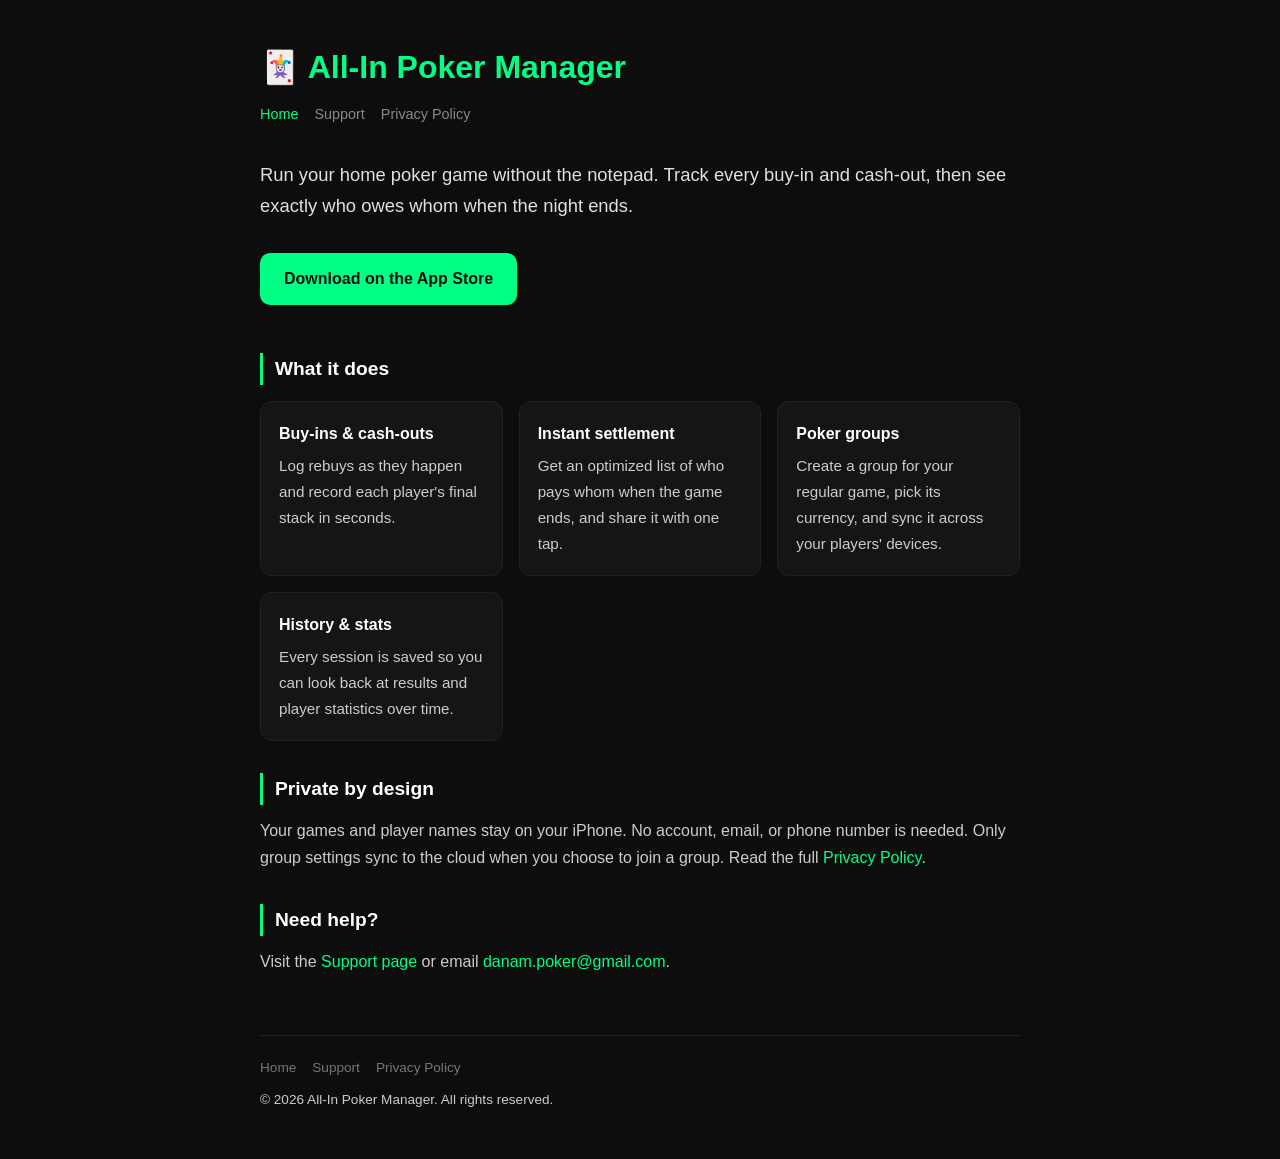
<file: poker/index.html>
<!DOCTYPE html>
<html lang="en">
<head>
    <meta charset="UTF-8">
    <meta name="viewport" content="width=device-width, initial-scale=1.0">
    <title>All-In Poker Manager — Track your home poker games</title>
    <meta name="description" content="All-In Poker Manager tracks buy-ins, cash-outs and settlements for your home poker games on iPhone.">
    <link rel="stylesheet" href="../style.css">
</head>
<body>
    <div class="container">
        <h1>🃏 All-In Poker Manager</h1>
        <nav class="nav">
            <a href="./" class="active">Home</a>
            <a href="../support/">Support</a>
            <a href="../">Privacy Policy</a>
        </nav>

        <p class="lead">Run your home poker game without the notepad. Track every buy-in and cash-out, then see exactly who owes whom when the night ends.</p>
        <a class="button" href="https://apps.apple.com/app/id6761374655" id="app-store-link">Download on the App Store</a>

        <h2>What it does</h2>
        <div class="features">
            <div class="card">
                <h3>Buy-ins &amp; cash-outs</h3>
                <p>Log rebuys as they happen and record each player's final stack in seconds.</p>
            </div>
            <div class="card">
                <h3>Instant settlement</h3>
                <p>Get an optimized list of who pays whom when the game ends, and share it with one tap.</p>
            </div>
            <div class="card">
                <h3>Poker groups</h3>
                <p>Create a group for your regular game, pick its currency, and sync it across your players' devices.</p>
            </div>
            <div class="card">
                <h3>History &amp; stats</h3>
                <p>Every session is saved so you can look back at results and player statistics over time.</p>
            </div>
        </div>

        <h2>Private by design</h2>
        <p>Your games and player names stay on your iPhone. No account, email, or phone number is needed. Only group settings sync to the cloud when you choose to join a group. Read the full <a href="../">Privacy Policy</a>.</p>

        <h2>Need help?</h2>
        <p>Visit the <a href="../support/">Support page</a> or email <a href="mailto:danam.poker@gmail.com">danam.poker@gmail.com</a>.</p>

        <div class="footer">
            <p><a href="./">Home</a><a href="../support/">Support</a><a href="../">Privacy Policy</a></p>
            <p>© 2026 All-In Poker Manager. All rights reserved.</p>
        </div>
    </div>
</body>
</html>
</file>
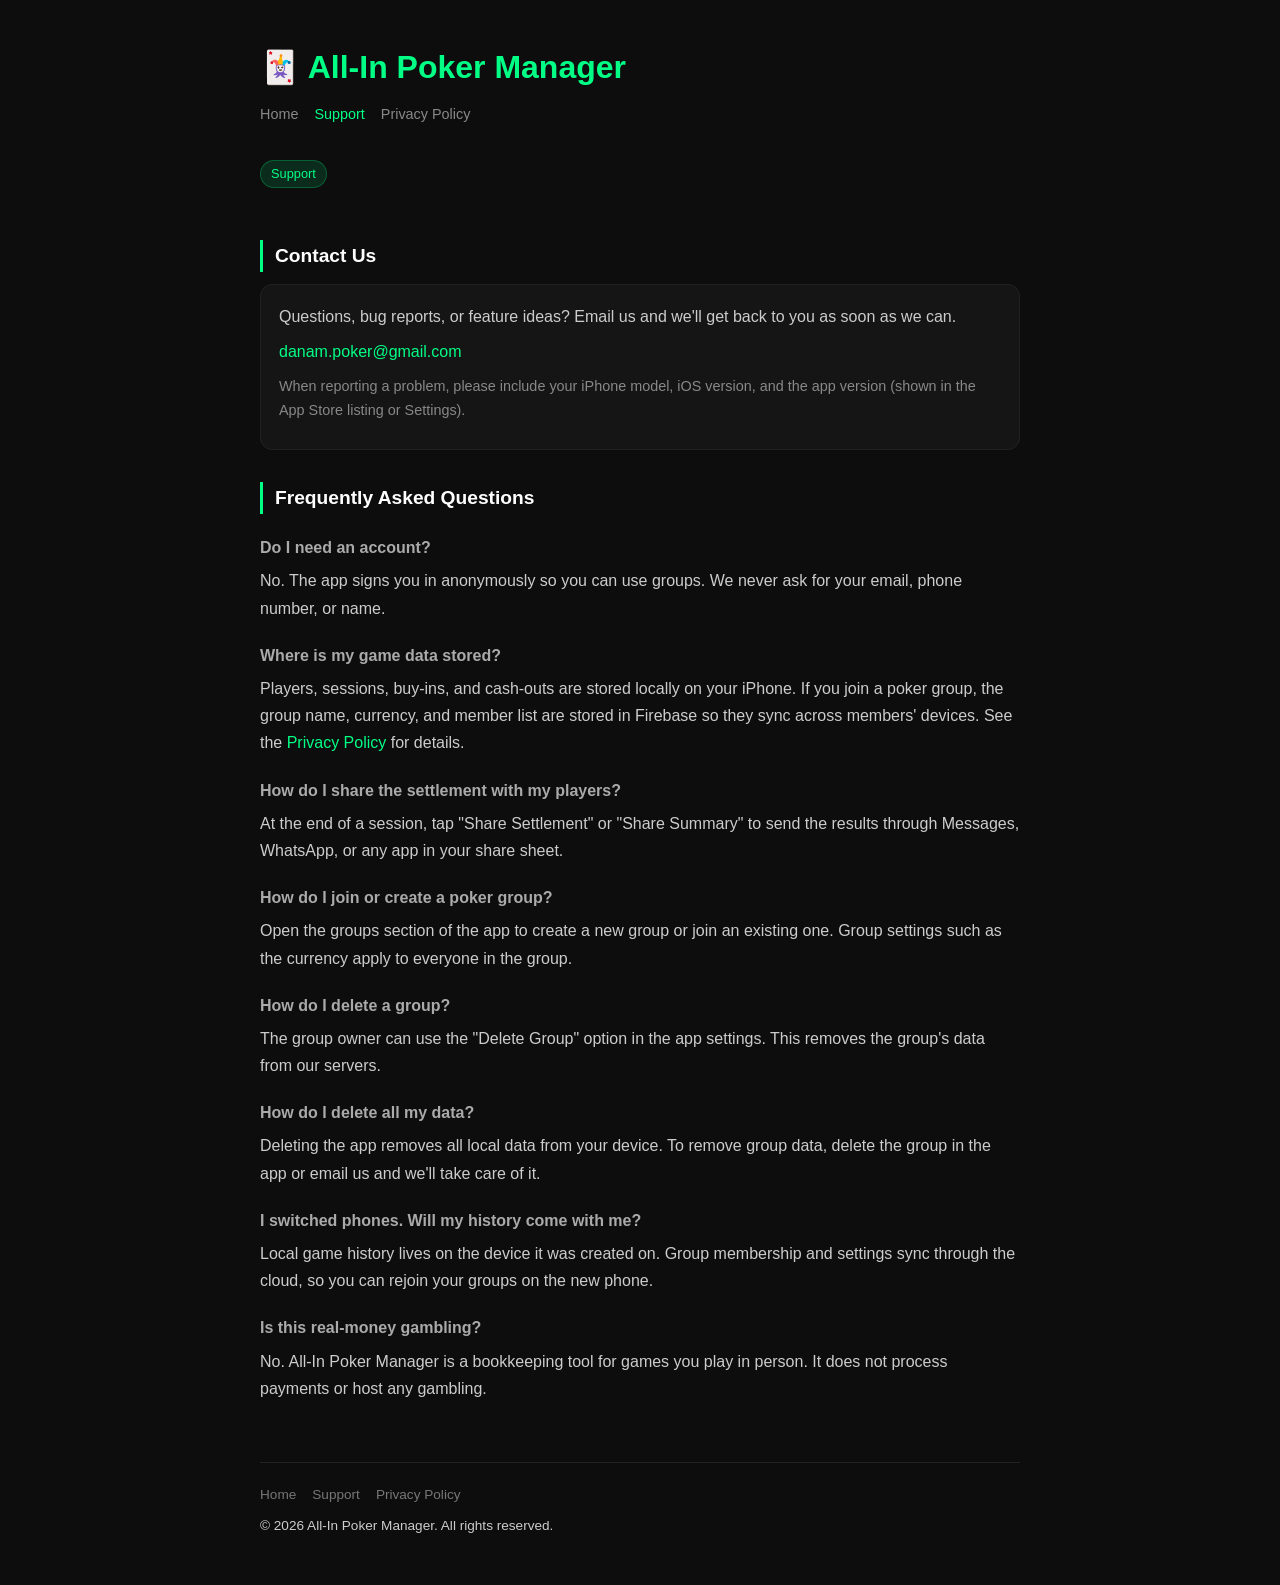
<file: support/index.html>
<!DOCTYPE html>
<html lang="en">
<head>
    <meta charset="UTF-8">
    <meta name="viewport" content="width=device-width, initial-scale=1.0">
    <title>Support — All-In Poker Manager</title>
    <link rel="stylesheet" href="../style.css">
</head>
<body>
    <div class="container">
        <h1>🃏 All-In Poker Manager</h1>
        <nav class="nav">
            <a href="../poker/">Home</a>
            <a href="./" class="active">Support</a>
            <a href="../">Privacy Policy</a>
        </nav>
        <div class="badge">Support</div>

        <h2>Contact Us</h2>
        <div class="contact">
            <p>Questions, bug reports, or feature ideas? Email us and we'll get back to you as soon as we can.</p>
            <p><a href="mailto:danam.poker@gmail.com?subject=All-In%20Poker%20Manager%20Support">danam.poker@gmail.com</a></p>
            <p style="color:#888; font-size:0.9rem;">When reporting a problem, please include your iPhone model, iOS version, and the app version (shown in the App Store listing or Settings).</p>
        </div>

        <h2>Frequently Asked Questions</h2>

        <h3>Do I need an account?</h3>
        <p>No. The app signs you in anonymously so you can use groups. We never ask for your email, phone number, or name.</p>

        <h3>Where is my game data stored?</h3>
        <p>Players, sessions, buy-ins, and cash-outs are stored locally on your iPhone. If you join a poker group, the group name, currency, and member list are stored in Firebase so they sync across members' devices. See the <a href="../">Privacy Policy</a> for details.</p>

        <h3>How do I share the settlement with my players?</h3>
        <p>At the end of a session, tap "Share Settlement" or "Share Summary" to send the results through Messages, WhatsApp, or any app in your share sheet.</p>

        <h3>How do I join or create a poker group?</h3>
        <p>Open the groups section of the app to create a new group or join an existing one. Group settings such as the currency apply to everyone in the group.</p>

        <h3>How do I delete a group?</h3>
        <p>The group owner can use the "Delete Group" option in the app settings. This removes the group's data from our servers.</p>

        <h3>How do I delete all my data?</h3>
        <p>Deleting the app removes all local data from your device. To remove group data, delete the group in the app or email us and we'll take care of it.</p>

        <h3>I switched phones. Will my history come with me?</h3>
        <p>Local game history lives on the device it was created on. Group membership and settings sync through the cloud, so you can rejoin your groups on the new phone.</p>

        <h3>Is this real-money gambling?</h3>
        <p>No. All-In Poker Manager is a bookkeeping tool for games you play in person. It does not process payments or host any gambling.</p>

        <div class="footer">
            <p><a href="../poker/">Home</a><a href="./">Support</a><a href="../">Privacy Policy</a></p>
            <p>© 2026 All-In Poker Manager. All rights reserved.</p>
        </div>
    </div>
</body>
</html>
</file>
<file: style.css>
* { box-sizing: border-box; margin: 0; padding: 0; }
body {
    font-family: -apple-system, BlinkMacSystemFont, 'Segoe UI', Roboto, sans-serif;
    background: #0d0d0d;
    color: #e0e0e0;
    line-height: 1.7;
    padding: 40px 20px;
}
.container { max-width: 760px; margin: 0 auto; }
h1 { color: #00ff85; font-size: 2rem; margin-bottom: 8px; }
h1 a { color: inherit; }
.subtitle { color: #888; font-size: 0.9rem; margin-bottom: 40px; }
h2 { color: #ffffff; font-size: 1.2rem; margin: 32px 0 12px; border-left: 3px solid #00ff85; padding-left: 12px; }
h3 { color: #aaa; font-size: 1rem; margin: 20px 0 6px; }
p, li { color: #ccc; margin-bottom: 8px; }
ul { margin-left: 20px; }
a { color: #00ff85; text-decoration: none; }
a:hover { text-decoration: underline; }
.badge { display: inline-block; background: #00ff8520; border: 1px solid #00ff8540; color: #00ff85; padding: 2px 10px; border-radius: 20px; font-size: 0.8rem; margin-bottom: 20px; }
.nav { display: flex; flex-wrap: wrap; gap: 16px; margin-bottom: 32px; font-size: 0.9rem; }
.nav a { color: #888; }
.nav a.active, .nav a:hover { color: #00ff85; }
.lead { font-size: 1.15rem; color: #e0e0e0; margin-bottom: 24px; }
.button { display: inline-block; background: #00ff85; color: #0d0d0d; font-weight: 600; padding: 12px 24px; border-radius: 10px; margin: 8px 0 16px; }
.button:hover { text-decoration: none; opacity: 0.9; }
.features { display: grid; grid-template-columns: repeat(auto-fit, minmax(220px, 1fr)); gap: 16px; margin-top: 16px; }
.card { background: #151515; border: 1px solid #222; border-radius: 12px; padding: 18px; }
.card h3 { color: #fff; margin: 0 0 6px; }
.card p { margin: 0; font-size: 0.95rem; }
.contact { background: #151515; border: 1px solid #222; border-radius: 12px; padding: 18px; margin-top: 8px; }
.footer { margin-top: 60px; padding-top: 20px; border-top: 1px solid #222; color: #555; font-size: 0.85rem; }
.footer a { color: #777; margin-right: 16px; }
</file>
